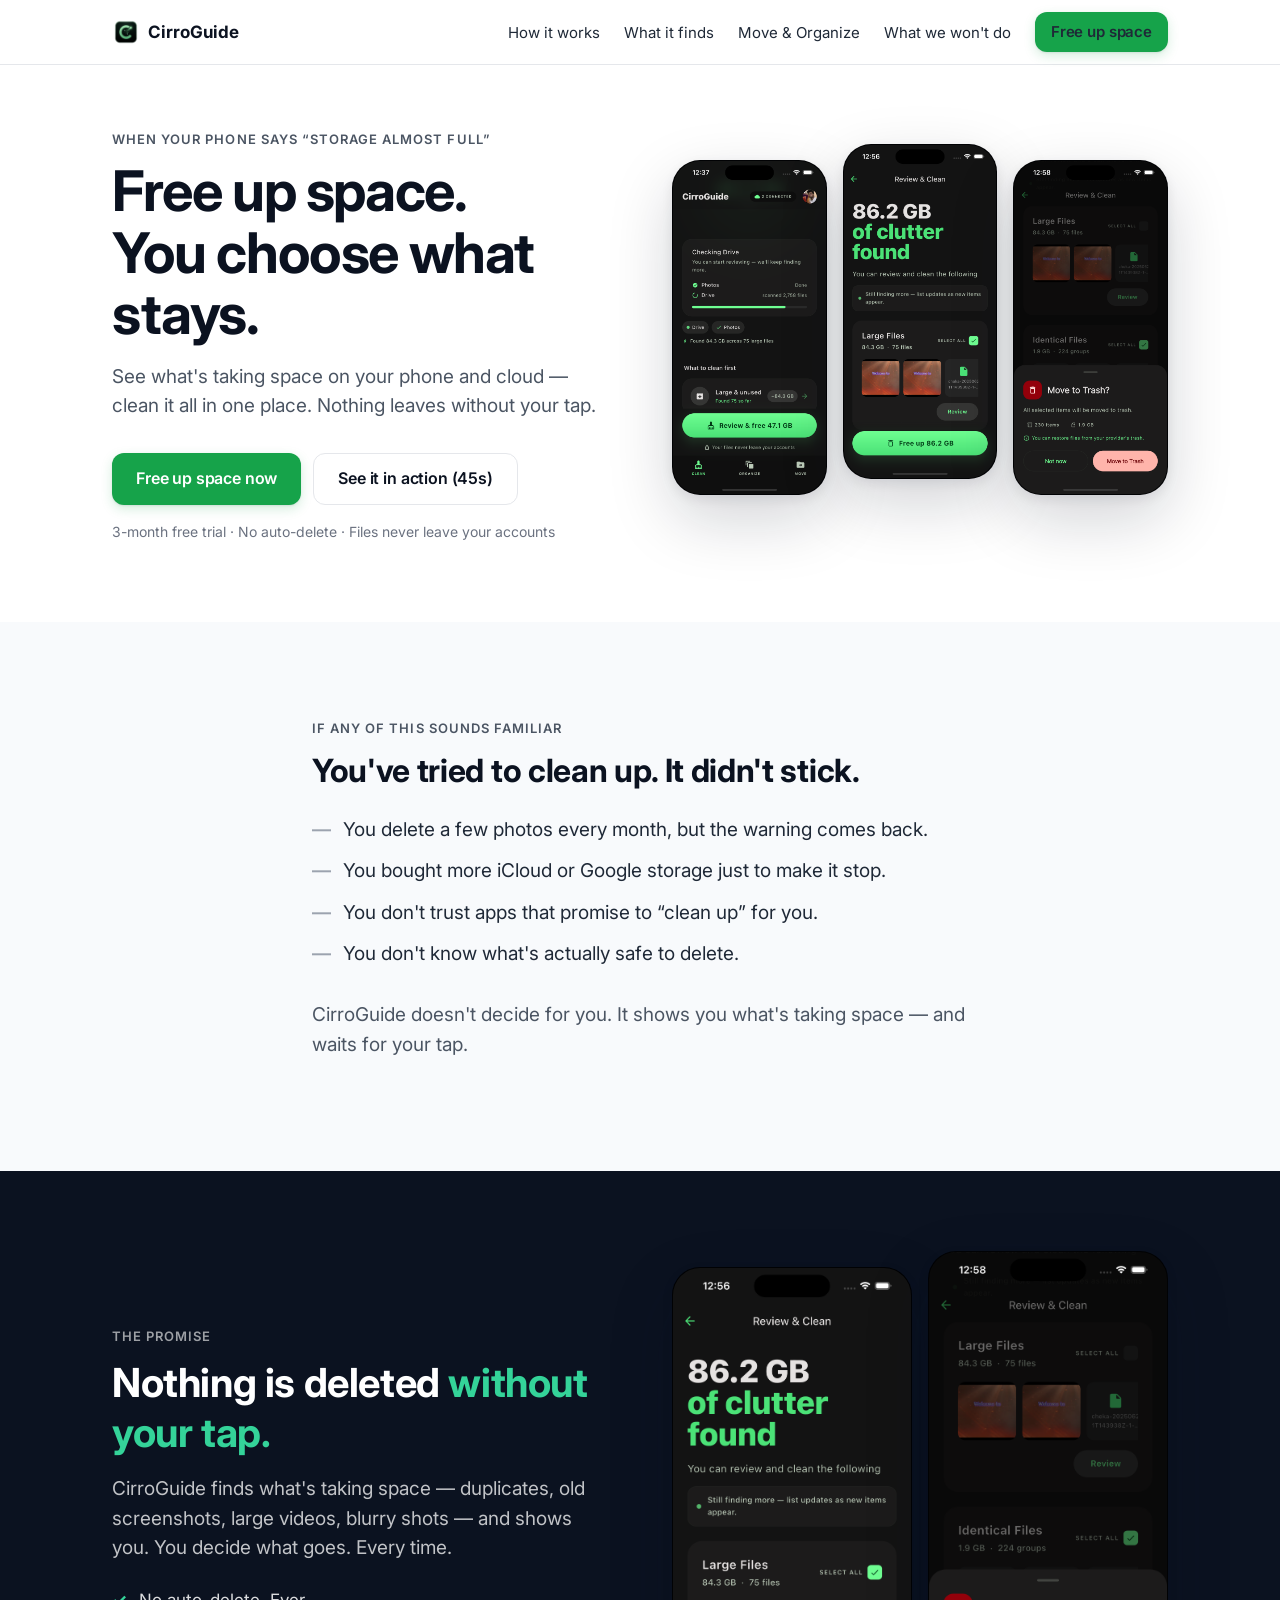
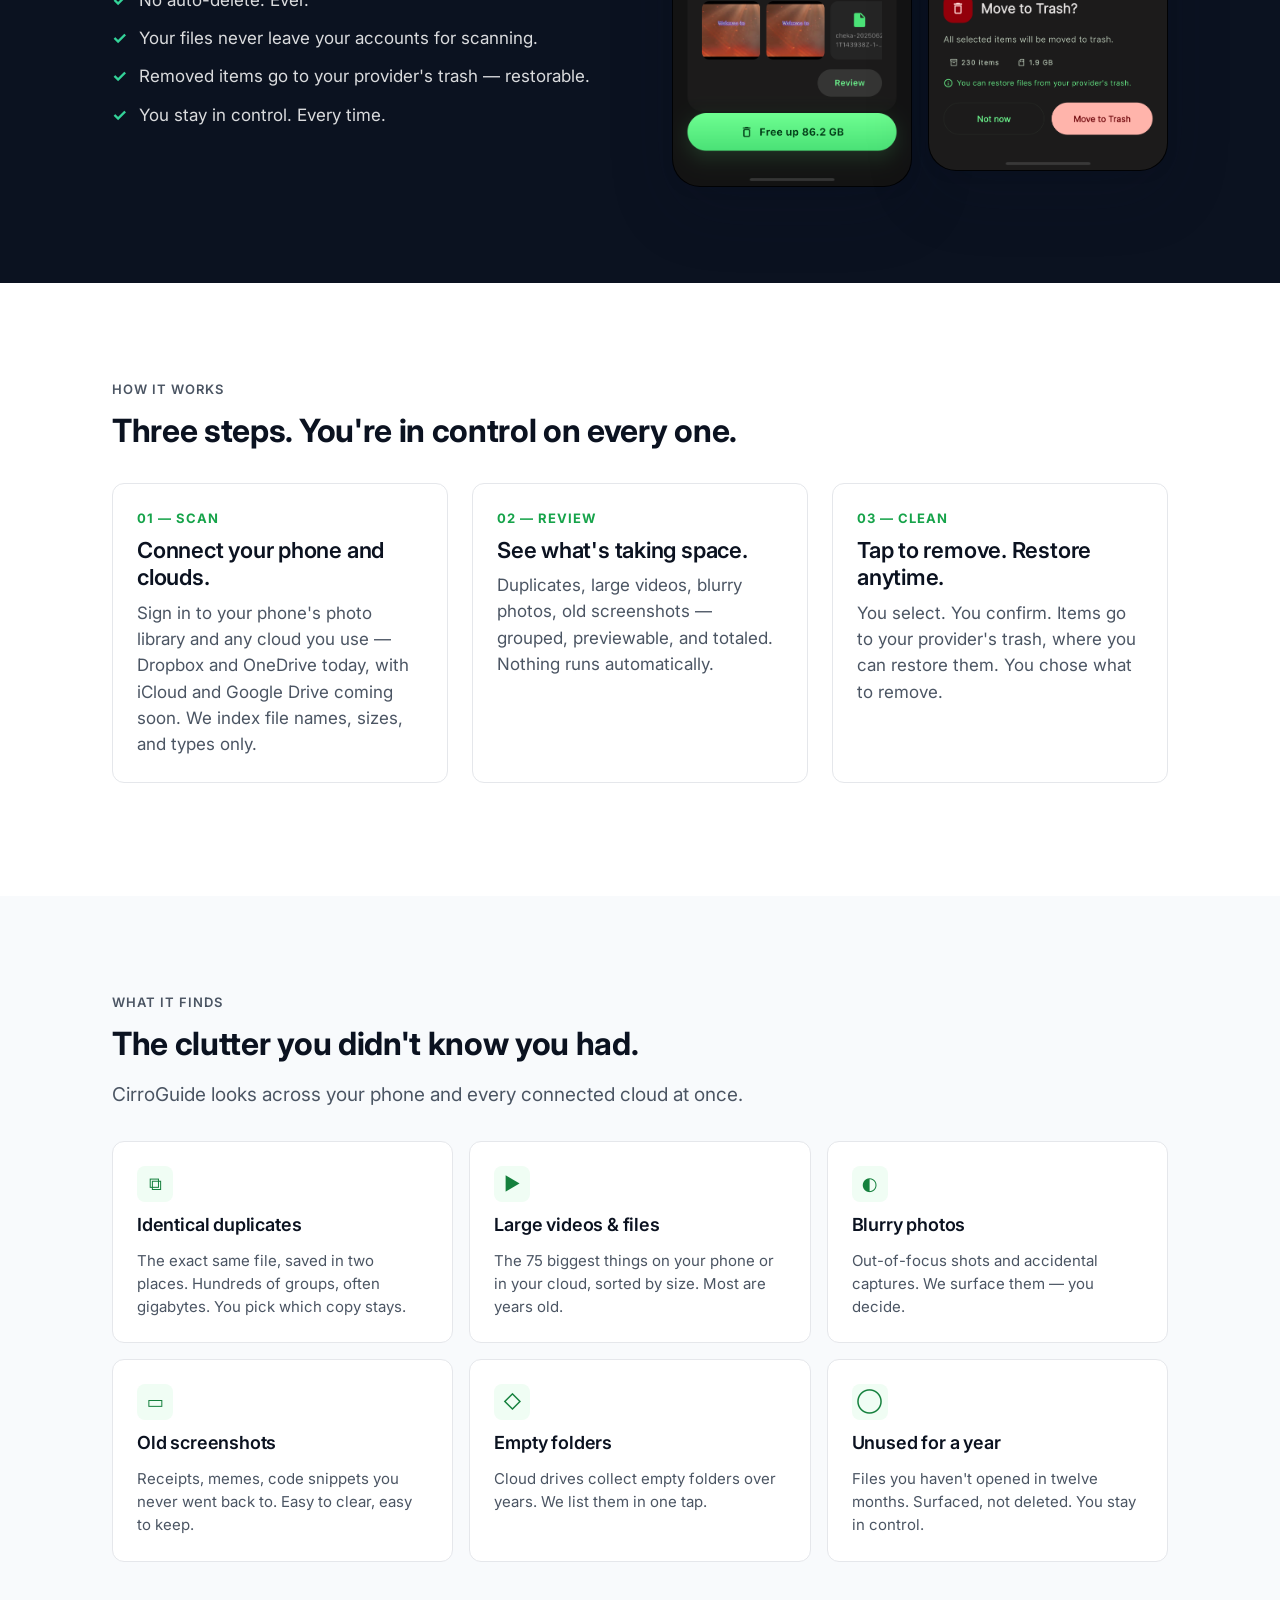
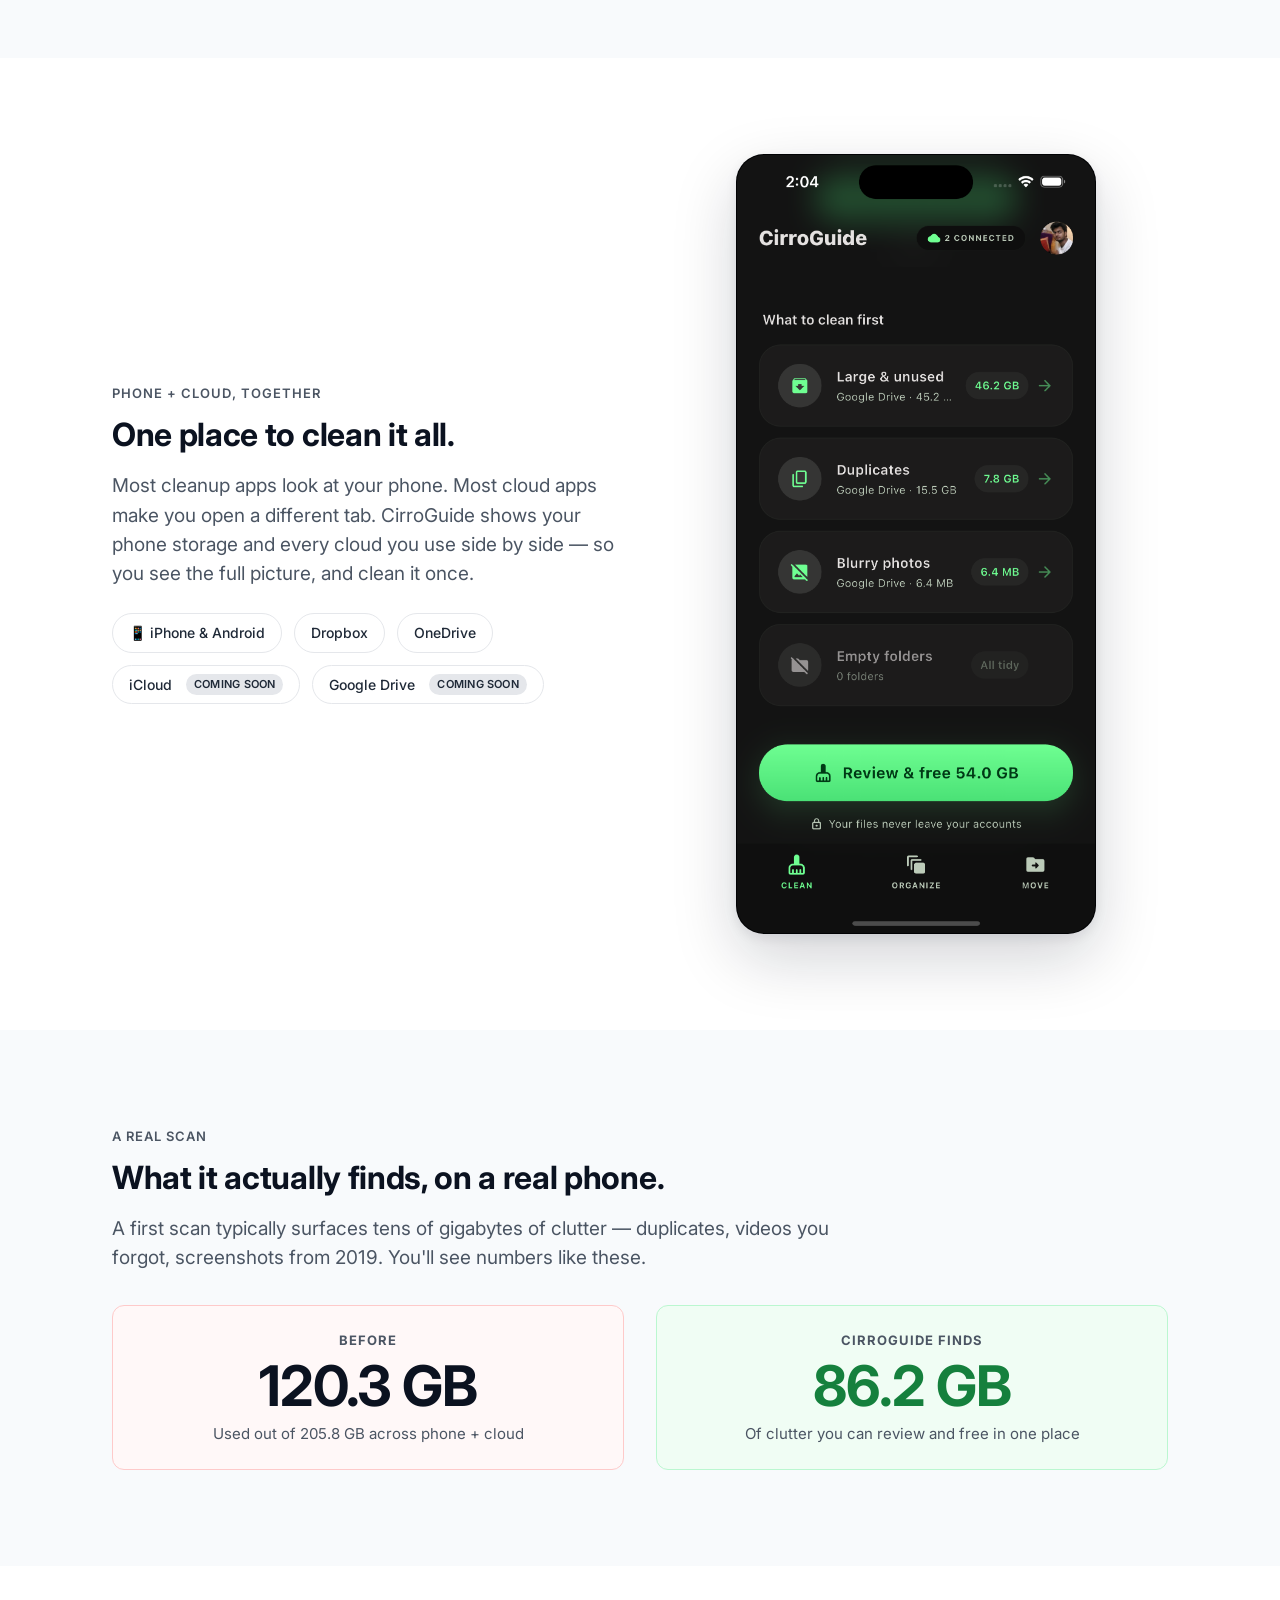
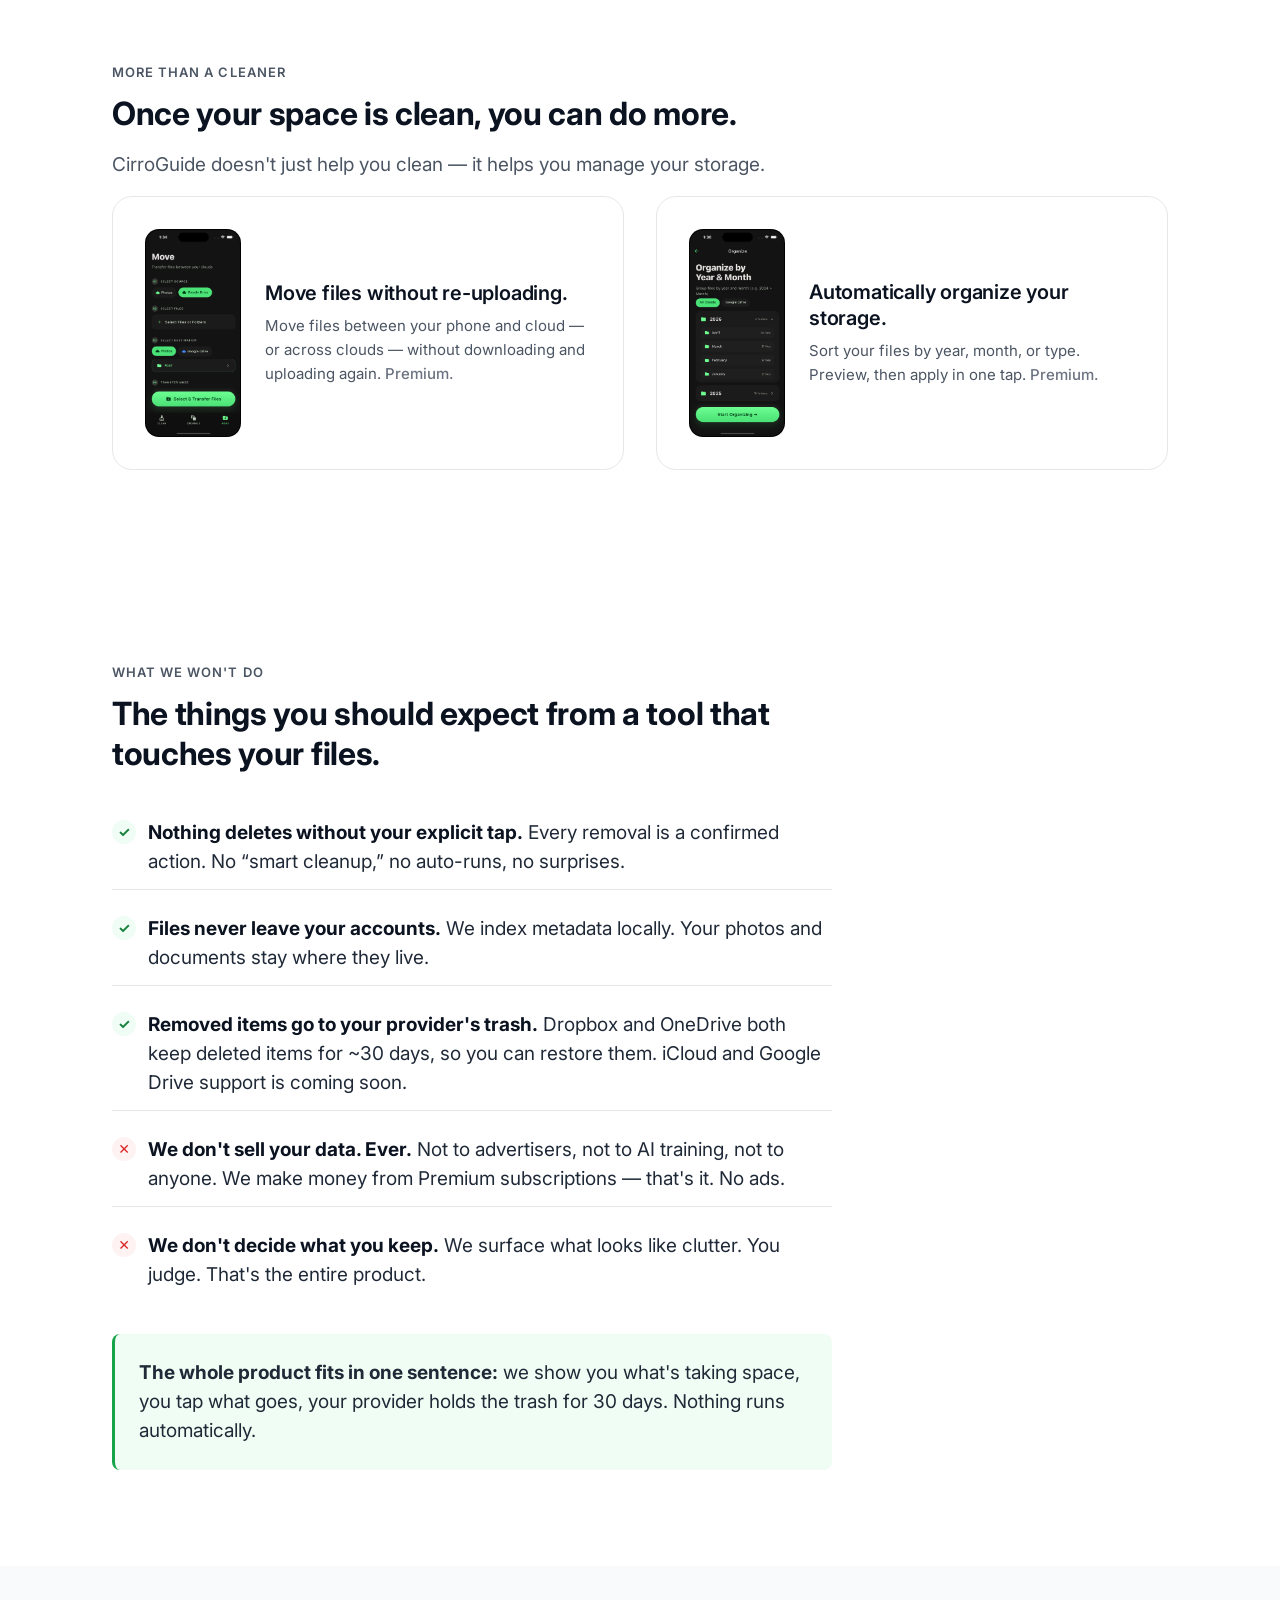
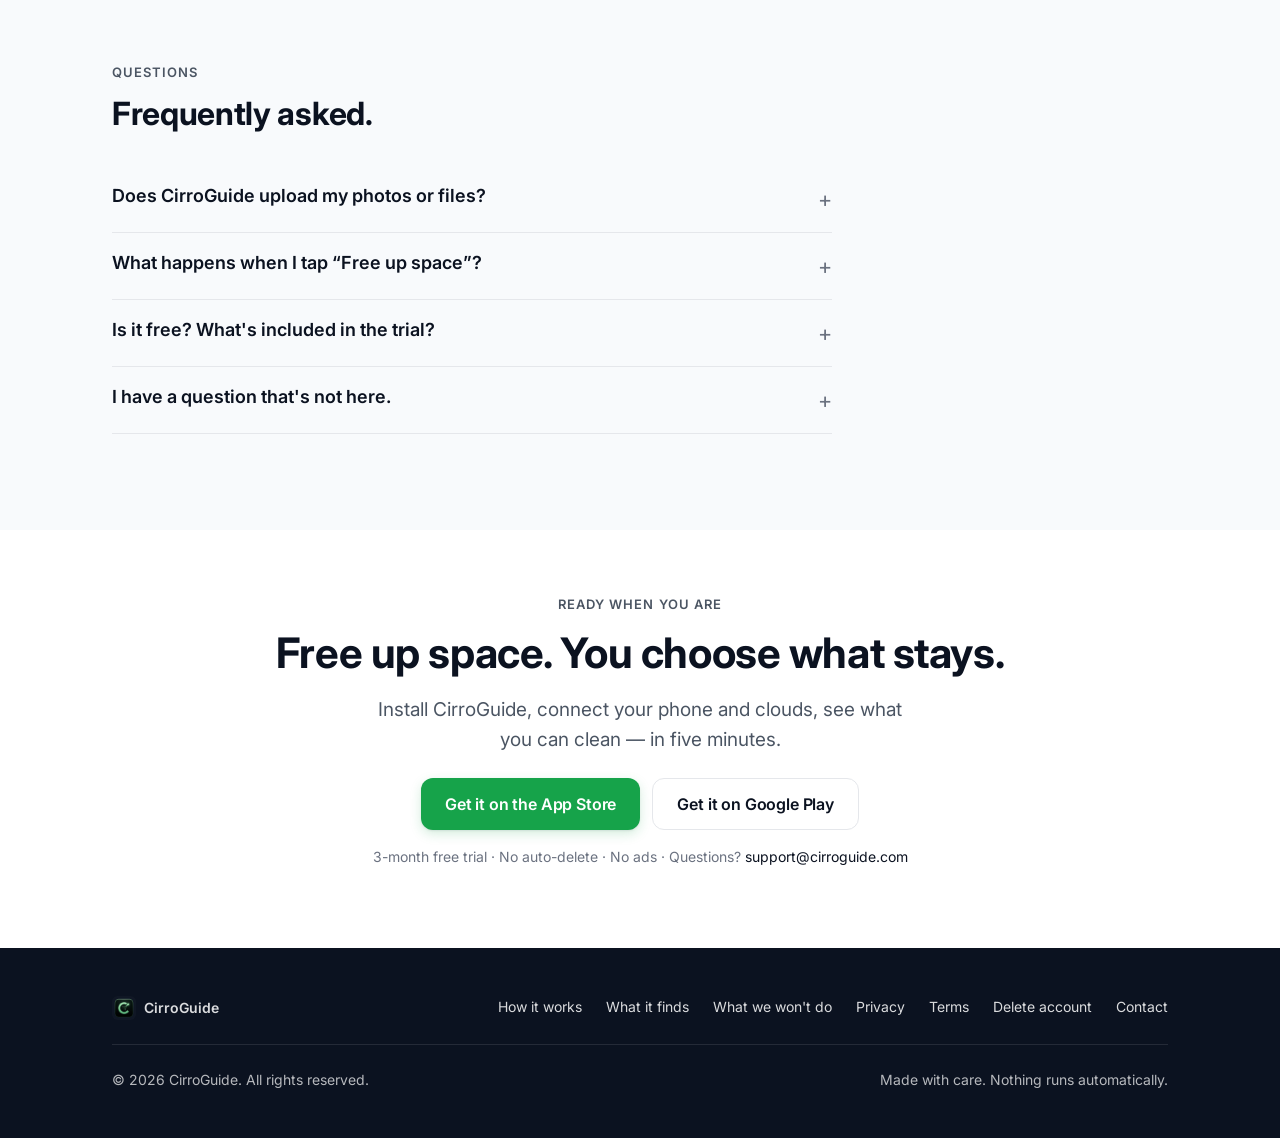
<file: index.html>
<!DOCTYPE html>
<html lang="en">
<head>
  <meta charset="UTF-8" />
  <meta name="viewport" content="width=device-width, initial-scale=1.0" />
  <title>CirroGuide — Free up space. You choose what stays.</title>
  <meta name="description" content="See what's taking space on your phone and cloud — clean it all in one place. Nothing leaves without your tap." />
  <meta name="theme-color" content="#0B1220" />

  <!-- Open Graph -->
  <meta property="og:title" content="CirroGuide — Free up space. You choose what stays." />
  <meta property="og:description" content="See what's taking space on your phone and cloud — clean it all in one place. Nothing leaves without your tap." />
  <meta property="og:image" content="https://www.cirroguide.com/icon-512.png?v=2" />
  <meta property="og:url" content="https://www.cirroguide.com/" />
  <meta property="og:type" content="website" />
  <meta name="twitter:card" content="summary_large_image" />

  <link rel="icon" type="image/png" href="./icon-512.png?v=2" />
  <link rel="apple-touch-icon" href="./apple-touch-icon.png?v=2" />

  <!-- Fonts: Inter only, with system fallback -->
  <link rel="preconnect" href="https://fonts.googleapis.com" />
  <link rel="preconnect" href="https://fonts.gstatic.com" crossorigin />
  <link rel="stylesheet" href="https://fonts.googleapis.com/css2?family=Inter:wght@400;500;600;700&display=swap" />

  <link rel="stylesheet" href="./styles.css" />
  <link rel="preload" as="image" href="./assets/screens/03_ios_review_clean.png" />
</head>
<body>

  <!-- ============== NAV ============== -->
  <header class="nav">
    <div class="container nav__inner">
      <a href="./" class="nav__brand" aria-label="CirroGuide home">
        <img src="./icon-512.png?v=2" alt="" />
        CirroGuide
      </a>
      <nav aria-label="Primary">
        <ul class="nav__links">
          <li><a href="#how" class="hide-mobile">How it works</a></li>
          <li><a href="#features" class="hide-mobile">What it finds</a></li>            <li><a href="#more" class="hide-mobile">Move &amp; Organize</a></li>          <li><a href="#wontdo" class="hide-mobile">What we won't do</a></li>
          <li><a href="#download" class="btn btn--primary nav__cta">Free up space</a></li>
        </ul>
      </nav>
    </div>
  </header>

  <main>

    <!-- ============== §1 HERO ============== -->
    <section class="section hero">
      <div class="container hero__grid">
        <div class="hero__copy">
          <div class="eyebrow">When your phone says “Storage Almost Full”</div>
          <h1>Free up space.<br />You choose what stays.</h1>
          <p class="hero__sub">See what's taking space on your phone and cloud — clean it all in one place. Nothing leaves without your tap.</p>
          <div class="hero__cta">
            <a href="#download" class="btn btn--primary">Free up space now</a>
            <a href="#how" class="btn btn--ghost">See it in action (45s)</a>
          </div>
          <p class="hero__micro">3-month free trial · No auto-delete · Files never leave your accounts</p>
        </div>

        <div class="phones" aria-hidden="true">
          <div class="phone phone--lift phone--primary">
            <img src="./assets/screens/01_home_scanning.png" alt="" loading="eager" decoding="async" />
          </div>
          <div class="phone phone--lift2">
            <img src="./assets/screens/03_ios_review_clean.png" alt="" loading="eager" decoding="async" />
          </div>
          <div class="phone phone--lift phone--mobile-hide">
            <img src="./assets/screens/04_ios_confirm_trash.png" alt="" loading="lazy" decoding="async" />
          </div>
        </div>
      </div>
    </section>

    <!-- ============== §2 PROBLEM MIRROR ============== -->
    <section class="section section--tint problem">
      <div class="container read">
        <div class="eyebrow">If any of this sounds familiar</div>
        <h2>You've tried to clean up. It didn't stick.</h2>
        <ul>
          <li>You delete a few photos every month, but the warning comes back.</li>
          <li>You bought more iCloud or Google storage just to make it stop.</li>
          <li>You don't trust apps that promise to “clean up” for you.</li>
          <li>You don't know what's actually safe to delete.</li>
        </ul>
        <p class="lede" style="margin-top: var(--s-8);">CirroGuide doesn't decide for you. It shows you what's taking space — and waits for your tap.</p>
      </div>
    </section>

    <!-- ============== §3 PROMISE (DARK) ============== -->
    <section class="section section--dark promise">
      <div class="container promise__grid">
        <div>
          <div class="eyebrow" style="color: rgba(255,255,255,.6);">The promise</div>
          <h2>Nothing is deleted <span class="accent">without your tap.</span></h2>
          <p class="lede" style="color: rgba(255,255,255,.75);">CirroGuide finds what's taking space — duplicates, old screenshots, large videos, blurry shots — and shows you. You decide what goes. Every time.</p>
          <ul class="promise__list">
            <li>No auto-delete. Ever.</li>
            <li>Your files never leave your accounts for scanning.</li>
            <li>Removed items go to your provider's trash — restorable.</li>
            <li>You stay in control. Every time.</li>
          </ul>
        </div>
        <div class="phones" aria-hidden="true" style="grid-template-columns: 1fr 1fr;">
          <div class="phone">
            <img src="./assets/screens/03_ios_review_clean.png" alt="" loading="lazy" decoding="async" />
          </div>
          <div class="phone phone--lift">
            <img src="./assets/screens/04_ios_confirm_trash.png" alt="" loading="lazy" decoding="async" />
          </div>
        </div>
      </div>
    </section>

    <!-- ============== §4 HOW IT WORKS ============== -->
    <section class="section" id="how">
      <div class="container">
        <div class="read">
          <div class="eyebrow">How it works</div>
          <h2>Three steps. You're in control on every one.</h2>
        </div>
        <ol class="steps" style="list-style: none; padding: 0;">
          <li class="step">
            <div class="step__num">01 — SCAN</div>
            <h3>Connect your phone and clouds.</h3>
            <p>Sign in to your phone's photo library and any cloud you use — Dropbox and OneDrive today, with iCloud and Google Drive coming soon. We index file names, sizes, and types only.</p>
          </li>
          <li class="step">
            <div class="step__num">02 — REVIEW</div>
            <h3>See what's taking space.</h3>
            <p>Duplicates, large videos, blurry photos, old screenshots — grouped, previewable, and totaled. Nothing runs automatically.</p>
          </li>
          <li class="step">
            <div class="step__num">03 — CLEAN</div>
            <h3>Tap to remove. Restore anytime.</h3>
            <p>You select. You confirm. Items go to your provider's trash, where you can restore them. You chose what to remove.</p>
          </li>
        </ol>
      </div>
    </section>

    <!-- ============== §5 WHAT IT FINDS ============== -->
    <section class="section section--tint" id="features">
      <div class="container">
        <div class="read">
          <div class="eyebrow">What it finds</div>
          <h2>The clutter you didn't know you had.</h2>
          <p class="lede">CirroGuide looks across your phone and every connected cloud at once.</p>
        </div>
        <div class="features">
          <div class="feature">
            <div class="feature__icon" aria-hidden="true">⧉</div>
            <h3>Identical duplicates</h3>
            <p>The exact same file, saved in two places. Hundreds of groups, often gigabytes. You pick which copy stays.</p>
          </div>
          <div class="feature">
            <div class="feature__icon" aria-hidden="true">▶</div>
            <h3>Large videos &amp; files</h3>
            <p>The 75 biggest things on your phone or in your cloud, sorted by size. Most are years old.</p>
          </div>
          <div class="feature">
            <div class="feature__icon" aria-hidden="true">◐</div>
            <h3>Blurry photos</h3>
            <p>Out-of-focus shots and accidental captures. We surface them — you decide.</p>
          </div>
          <div class="feature">
            <div class="feature__icon" aria-hidden="true">▭</div>
            <h3>Old screenshots</h3>
            <p>Receipts, memes, code snippets you never went back to. Easy to clear, easy to keep.</p>
          </div>
          <div class="feature">
            <div class="feature__icon" aria-hidden="true">◇</div>
            <h3>Empty folders</h3>
            <p>Cloud drives collect empty folders over years. We list them in one tap.</p>
          </div>
          <div class="feature">
            <div class="feature__icon" aria-hidden="true">◯</div>
            <h3>Unused for a year</h3>
            <p>Files you haven't opened in twelve months. Surfaced, not deleted. You stay in control.</p>
          </div>
        </div>
      </div>
    </section>

    <!-- ============== §6 ONE PLACE ============== -->
    <section class="section" id="oneplace">
      <div class="container oneplace__grid">
        <div>
          <div class="eyebrow">Phone + cloud, together</div>
          <h2>One place to clean it all.</h2>
          <p class="lede">Most cleanup apps look at your phone. Most cloud apps make you open a different tab. CirroGuide shows your phone storage and every cloud you use side by side — so you see the full picture, and clean it once.</p>
          <ul class="providers" aria-label="Supported providers">
            <li>📱 iPhone &amp; Android</li>
            <li>Dropbox</li>
            <li>OneDrive</li>
            <li>iCloud <span class="soon">coming soon</span></li>
            <li>Google Drive <span class="soon">coming soon</span></li>
          </ul>
        </div>
        <div class="phone oneplace__phone">
          <img src="./assets/screens/10_ios_what_to_clean_first.png" alt="CirroGuide showing what to clean first across phone and cloud — Large & unused, Duplicates, Blurry photos, Empty folders" loading="lazy" decoding="async" />
        </div>
      </div>
    </section>

    <!-- ============== §6.5 BEFORE / AFTER (Clean proof) ============== -->
    <section class="section section--tint">
      <div class="container">
        <div class="read">
          <div class="eyebrow">A real scan</div>
          <h2>What it actually finds, on a real phone.</h2>
          <p class="lede">A first scan typically surfaces tens of gigabytes of clutter — duplicates, videos you forgot, screenshots from 2019. You'll see numbers like these.</p>
        </div>
        <div class="compare">
          <div class="compare__card compare__card--before">
            <div class="compare__label">Before</div>
            <div class="compare__big">120.3 GB</div>
            <p>Used out of 205.8 GB across phone + cloud</p>
          </div>
          <div class="compare__card compare__card--after">
            <div class="compare__label">CirroGuide finds</div>
            <div class="compare__big">86.2 GB</div>
            <p>Of clutter you can review and free in one place</p>
          </div>
        </div>
      </div>
    </section>

    <!-- ============== §6.6 MORE THAN A CLEANER ============== -->
    <section class="section morethan" id="more">
      <div class="container">
        <div class="read">
          <div class="eyebrow">More than a cleaner</div>
          <h2>Once your space is clean, you can do more.</h2>
          <p class="lede">CirroGuide doesn't just help you clean — it helps you manage your storage.</p>
        </div>
        <div class="morethan__grid">

          <article class="morethan__card">
            <div class="morethan__phone" aria-hidden="true">
              <img src="./assets/screens/07_ios_move_wizard.png" alt="" loading="lazy" decoding="async" />
            </div>
            <div class="morethan__body">
              <h3>Move files without re-uploading.</h3>
              <p>Move files between your phone and cloud — or across clouds — without downloading and uploading again. <em class="muted">Premium.</em></p>
            </div>
          </article>

          <article class="morethan__card">
            <div class="morethan__phone" aria-hidden="true">
              <img src="./assets/screens/09_ios_organize_detail.png" alt="" loading="lazy" decoding="async" />
            </div>
            <div class="morethan__body">
              <h3>Automatically organize your storage.</h3>
              <p>Sort your files by year, month, or type. Preview, then apply in one tap. <em class="muted">Premium.</em></p>
            </div>
          </article>

        </div>
      </div>
    </section>

    <!-- ============== §7 WHAT WE WON'T DO ============== -->
    <section class="section" id="wontdo">
      <div class="container">
        <div class="read">
          <div class="eyebrow">What we won't do</div>
          <h2>The things you should expect from a tool that touches your files.</h2>
        </div>
        <div class="wontdo">
          <div class="wontdo__row">
            <span class="wontdo__mark wontdo__mark--check" aria-hidden="true">✓</span>
            <div><strong>Nothing deletes without your explicit tap.</strong> Every removal is a confirmed action. No “smart cleanup,” no auto-runs, no surprises.</div>
          </div>
          <div class="wontdo__row">
            <span class="wontdo__mark wontdo__mark--check" aria-hidden="true">✓</span>
            <div><strong>Files never leave your accounts.</strong> We index metadata locally. Your photos and documents stay where they live.</div>
          </div>
          <div class="wontdo__row">
            <span class="wontdo__mark wontdo__mark--check" aria-hidden="true">✓</span>
            <div><strong>Removed items go to your provider's trash.</strong> Dropbox and OneDrive both keep deleted items for ~30 days, so you can restore them. iCloud and Google Drive support is coming soon.</div>
          </div>
          <div class="wontdo__row">
            <span class="wontdo__mark wontdo__mark--cross" aria-hidden="true">✕</span>
            <div><strong>We don't sell your data. Ever.</strong> Not to advertisers, not to AI training, not to anyone. We make money from Premium subscriptions — that's it. No ads.</div>
          </div>
          <div class="wontdo__row">
            <span class="wontdo__mark wontdo__mark--cross" aria-hidden="true">✕</span>
            <div><strong>We don't decide what you keep.</strong> We surface what looks like clutter. You judge. That's the entire product.</div>
          </div>
        </div>

        <div class="reinforce">
          <strong>The whole product fits in one sentence:</strong>
          we show you what's taking space, you tap what goes, your provider holds the trash for 30 days. Nothing runs automatically.
        </div>
      </div>
    </section>

    <!-- ============== §8 FAQ ============== -->
    <section class="section section--tint">
      <div class="container">
        <div class="read">
          <div class="eyebrow">Questions</div>
          <h2>Frequently asked.</h2>
        </div>
        <div class="faq">
          <details>
            <summary>Does CirroGuide upload my photos or files?</summary>
            <div class="faq__answer">
              <p>No. We read file names, sizes, dates, and content hashes only — locally on your device. Your photos and documents never leave your phone or your cloud accounts for our servers.</p>
            </div>
          </details>
          <details>
            <summary>What happens when I tap “Free up space”?</summary>
            <div class="faq__answer">
              <p>We move the items you selected to your provider's trash — Dropbox deleted files or OneDrive Recycle bin. You confirm before anything moves. You can restore items from your provider's trash for about 30 days.</p>
              <p>iCloud and Google Drive support is coming soon. When Google Drive is enabled, deletions will require a second confirmation in Google's own Drive Picker — you'll pick the files yourself before anything moves.</p>
            </div>
          </details>
          <details>
            <summary>Is it free? What's included in the trial?</summary>
            <div class="faq__answer">
              <p>CirroGuide is free to install and includes a <strong>3-month trial with full access to everything</strong> — Clean, Organize, and Move. After the trial, cleanup, organize, and move features require a Premium plan. No ads — ever.</p>
            </div>
          </details>
          <details>
            <summary>I have a question that's not here.</summary>
            <div class="faq__answer">
              <p>Email us at <a href="mailto:support@cirroguide.com">support@cirroguide.com</a>. A real person reads every message — usually replies within a day.</p>
            </div>
          </details>
        </div>
      </div>
    </section>

    <!-- ============== FINAL CTA ============== -->
    <section class="finalcta" id="download">
      <div class="container">
        <div class="eyebrow">Ready when you are</div>
        <h2>Free up space. You choose what stays.</h2>
        <p class="lede" style="max-width: 560px; margin: 0 auto;">Install CirroGuide, connect your phone and clouds, see what you can clean — in five minutes.</p>
        <div class="finalcta__buttons">
          <a href="#" class="btn btn--primary" aria-label="Get it on the App Store">Get it on the App Store</a>
          <a href="#" class="btn btn--ghost" aria-label="Get it on Google Play">Get it on Google Play</a>
        </div>
        <p class="finalcta__micro">3-month free trial · No auto-delete · No ads · Questions? <a href="mailto:support@cirroguide.com">support@cirroguide.com</a></p>
      </div>
    </section>

  </main>

  <!-- ============== FOOTER ============== -->
  <footer class="footer">
    <div class="container">
      <div class="footer__top">
        <a href="./" class="footer__brand">
          <img src="./icon-512.png?v=2" alt="" />
          CirroGuide
        </a>
        <ul class="footer__links">
          <li><a href="#how">How it works</a></li>
          <li><a href="#features">What it finds</a></li>
          <li><a href="#wontdo">What we won't do</a></li>
          <li><a href="./privacy.html">Privacy</a></li>
          <li><a href="./terms.html">Terms</a></li>
          <li><a href="./delete-account.html">Delete account</a></li>
          <li><a href="mailto:support@cirroguide.com">Contact</a></li>
        </ul>
      </div>
      <div class="footer__bottom">
        <span>© <span id="year">2026</span> CirroGuide. All rights reserved.</span>
        <span>Made with care. Nothing runs automatically.</span>
      </div>
    </div>
  </footer>

  <!-- Sticky mobile CTA -->
  <a href="#download" class="sticky-cta">Free up space</a>

  <script>
    // Year
    document.getElementById('year').textContent = new Date().getFullYear();

    // Fade-in on scroll (respects prefers-reduced-motion via CSS)
    if (!window.matchMedia('(prefers-reduced-motion: reduce)').matches && 'IntersectionObserver' in window) {
      const io = new IntersectionObserver((entries) => {
        entries.forEach(e => {
          if (e.isIntersecting) {
            e.target.classList.add('in');
            io.unobserve(e.target);
          }
        });
      }, { threshold: 0.12 });
      document.querySelectorAll('.section, .step, .feature, .compare__card').forEach(el => {
        el.classList.add('fade-in');
        io.observe(el);
      });
    }

    // Hide sticky mobile CTA when the final CTA section or footer is visible
    (function () {
      var sticky = document.querySelector('.sticky-cta');
      var anchors = document.querySelectorAll('.finalcta, .footer');
      if (!sticky || !anchors.length || !('IntersectionObserver' in window)) return;
      var visible = 0;
      var obs = new IntersectionObserver(function (entries) {
        entries.forEach(function (e) { visible += e.isIntersecting ? 1 : -1; });
        sticky.style.opacity = visible > 0 ? '0' : '1';
        sticky.style.pointerEvents = visible > 0 ? 'none' : 'auto';
      }, { threshold: 0.05 });
      anchors.forEach(function (a) { obs.observe(a); });
      sticky.style.transition = 'opacity 200ms ease';
    })();

    // Subtle hero phone auto-scroll on mobile only.
    // - 4s interval, smooth scroll, loops back to start
    // - Pauses permanently on first user interaction
    // - Respects prefers-reduced-motion and skips if not on mobile
    (function () {
      var track = document.querySelector('.phones');
      if (!track) return;
      var isMobile = window.matchMedia('(max-width: 640px)').matches;
      var reduce = window.matchMedia('(prefers-reduced-motion: reduce)').matches;
      if (!isMobile || reduce) return;

      var phones = track.querySelectorAll('.phone');
      if (phones.length < 2) return;
      var i = 0, paused = false;

      function pause() { paused = true; }
      track.addEventListener('touchstart', pause, { passive: true, once: true });
      track.addEventListener('pointerdown', pause, { passive: true, once: true });
      track.addEventListener('wheel', pause, { passive: true, once: true });

      setInterval(function () {
        if (paused) return;
        i = (i + 1) % phones.length;
        phones[i].scrollIntoView({ behavior: 'smooth', inline: 'center', block: 'nearest' });
      }, 4000);
    })();
  </script>
</body>
</html>
</file>
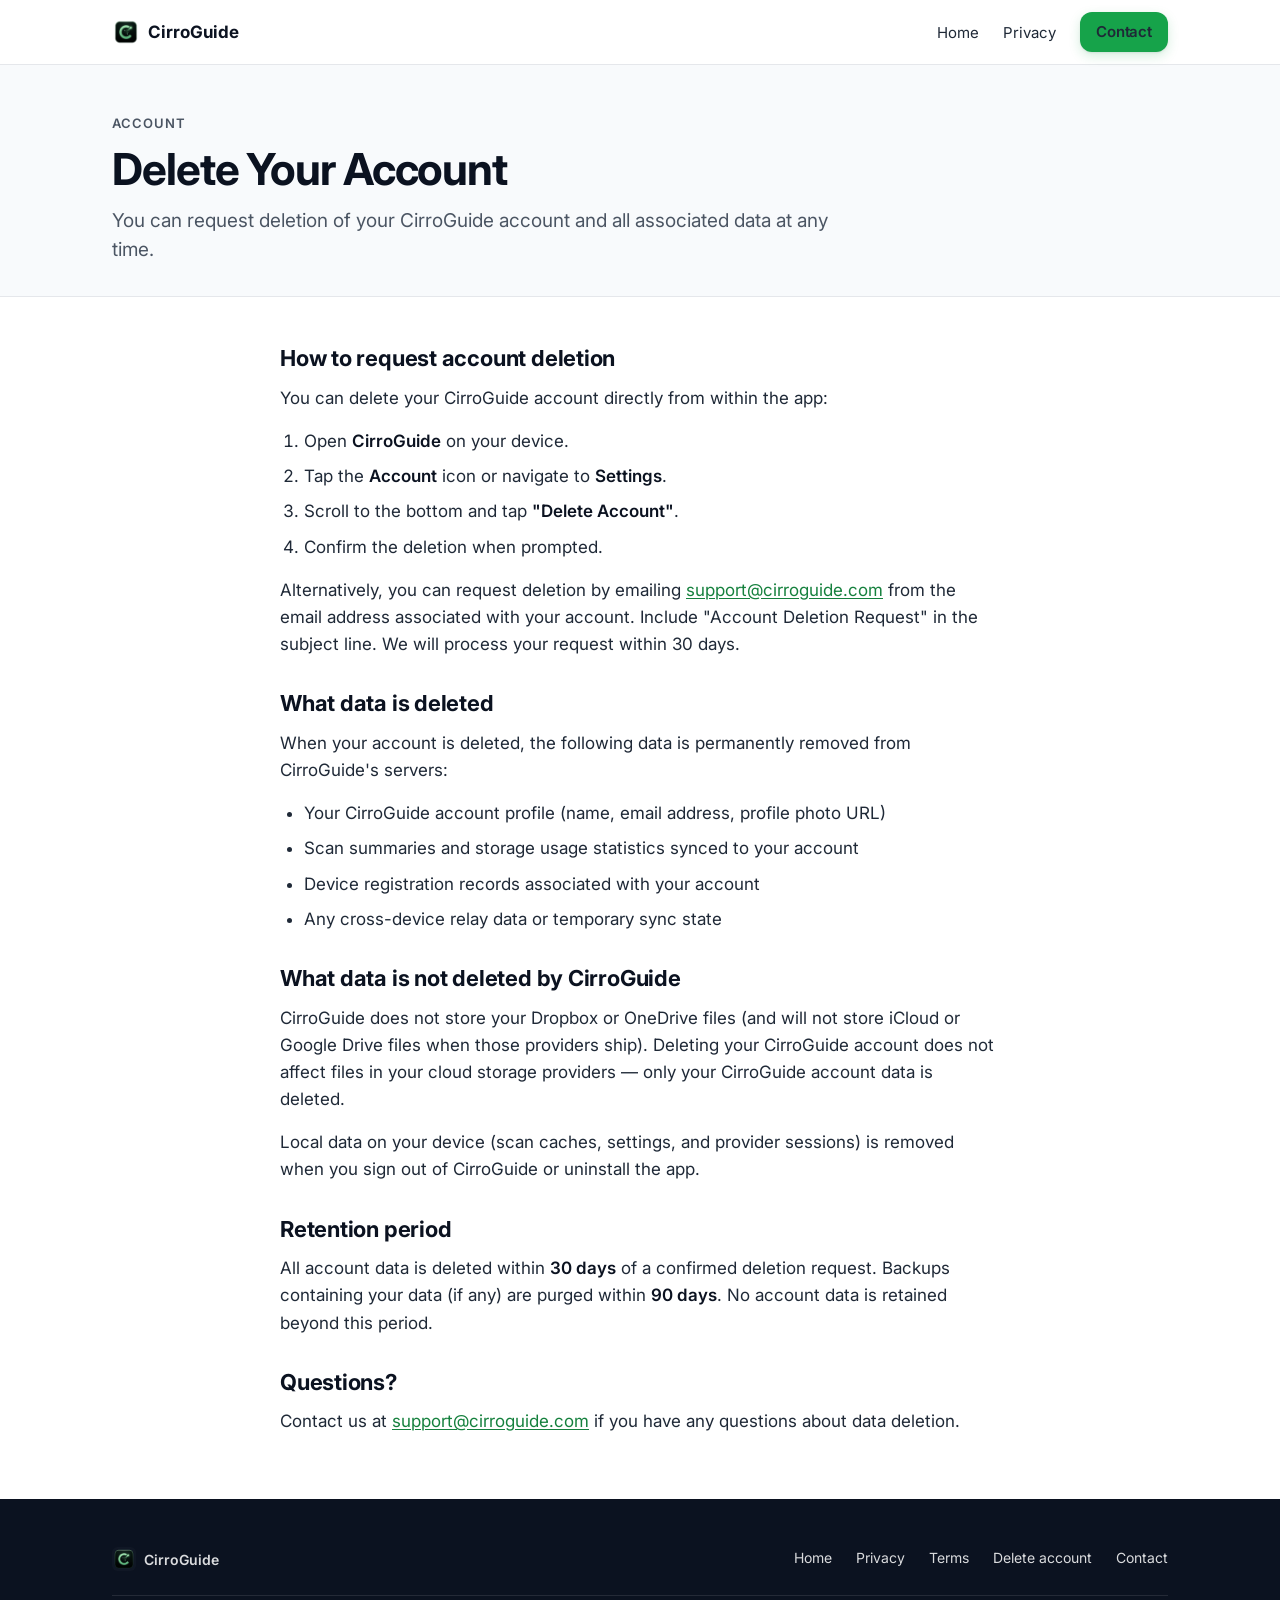
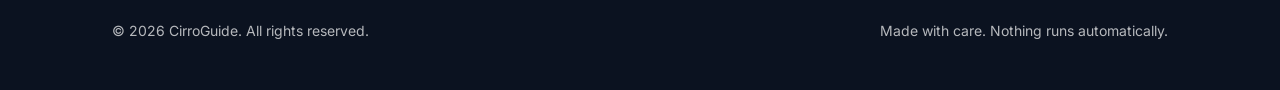
<file: delete-account.html>
<!DOCTYPE html>
<html lang="en">
  <head>
    <meta charset="UTF-8" />
    <meta name="viewport" content="width=device-width, initial-scale=1.0" />
    <title>Delete Account — CirroGuide</title>
    <meta
      name="description"
      content="Request deletion of your CirroGuide account and associated data."
    />
    <link rel="icon" type="image/png" href="./icon-512.png?v=2" />
    <link rel="apple-touch-icon" href="./apple-touch-icon.png?v=2" />
    <link rel="preconnect" href="https://fonts.googleapis.com" />
    <link rel="preconnect" href="https://fonts.gstatic.com" crossorigin />
    <link rel="stylesheet" href="https://fonts.googleapis.com/css2?family=Inter:wght@400;500;600;700&display=swap" />
    <link rel="stylesheet" href="./styles.css" />
  </head>
  <body>

    <header class="nav">
      <div class="container nav__inner">
        <a href="./" class="nav__brand" aria-label="CirroGuide home">
          <img src="./icon-512.png?v=2" alt="" />
          CirroGuide
        </a>
        <nav aria-label="Primary">
          <ul class="nav__links">
            <li><a href="./" class="hide-mobile">Home</a></li>
            <li><a href="./privacy.html" class="hide-mobile">Privacy</a></li>
            <li><a href="mailto:support@cirroguide.com" class="btn btn--primary nav__cta">Contact</a></li>
          </ul>
        </nav>
      </div>
    </header>

    <main>
      <section class="legal-hero">
        <div class="container">
          <div class="eyebrow">Account</div>
          <h1>Delete Your Account</h1>
          <p class="lede">
            You can request deletion of your CirroGuide account and all associated
            data at any time.
          </p>
        </div>
      </section>

      <section class="container"><div class="prose">
        <h2>How to request account deletion</h2>
        <p>You can delete your CirroGuide account directly from within the app:</p>
        <ol>
          <li>Open <strong>CirroGuide</strong> on your device.</li>
          <li>Tap the <strong>Account</strong> icon or navigate to <strong>Settings</strong>.</li>
          <li>Scroll to the bottom and tap <strong>"Delete Account"</strong>.</li>
          <li>Confirm the deletion when prompted.</li>
        </ol>
        <p>
          Alternatively, you can request deletion by emailing
          <a href="mailto:support@cirroguide.com">support@cirroguide.com</a>
          from the email address associated with your account. Include "Account Deletion Request"
          in the subject line. We will process your request within 30 days.
        </p>

        <h2>What data is deleted</h2>
        <p>When your account is deleted, the following data is permanently removed from CirroGuide's servers:</p>
        <ul>
          <li>Your CirroGuide account profile (name, email address, profile photo URL)</li>
          <li>Scan summaries and storage usage statistics synced to your account</li>
          <li>Device registration records associated with your account</li>
          <li>Any cross-device relay data or temporary sync state</li>
        </ul>

        <h2>What data is not deleted by CirroGuide</h2>
        <p>
          CirroGuide does not store your Dropbox or OneDrive files (and will not store iCloud or Google Drive files when those providers ship).
          Deleting your CirroGuide account does not affect files in your cloud storage providers —
          only your CirroGuide account data is deleted.
        </p>
        <p>
          Local data on your device (scan caches, settings, and provider sessions) is removed
          when you sign out of CirroGuide or uninstall the app.
        </p>

        <h2>Retention period</h2>
        <p>
          All account data is deleted within <strong>30 days</strong> of a confirmed deletion request.
          Backups containing your data (if any) are purged within <strong>90 days</strong>.
          No account data is retained beyond this period.
        </p>

        <h2>Questions?</h2>
        <p>
          Contact us at
          <a href="mailto:support@cirroguide.com">support@cirroguide.com</a>
          if you have any questions about data deletion.
        </p>
      </div></section>
    </main>

    <footer class="footer">
      <div class="container">
        <div class="footer__top">
          <a href="./" class="footer__brand">
            <img src="./icon-512.png?v=2" alt="" />
            CirroGuide
          </a>
          <ul class="footer__links">
            <li><a href="./">Home</a></li>
            <li><a href="./privacy.html">Privacy</a></li>
            <li><a href="./terms.html">Terms</a></li>
            <li><a href="./delete-account.html">Delete account</a></li>
            <li><a href="mailto:support@cirroguide.com">Contact</a></li>
          </ul>
        </div>
        <div class="footer__bottom">
          <span>&copy; 2026 CirroGuide. All rights reserved.</span>
          <span>Made with care. Nothing runs automatically.</span>
        </div>
      </div>
    </footer>

  </body>
</html>
</file>
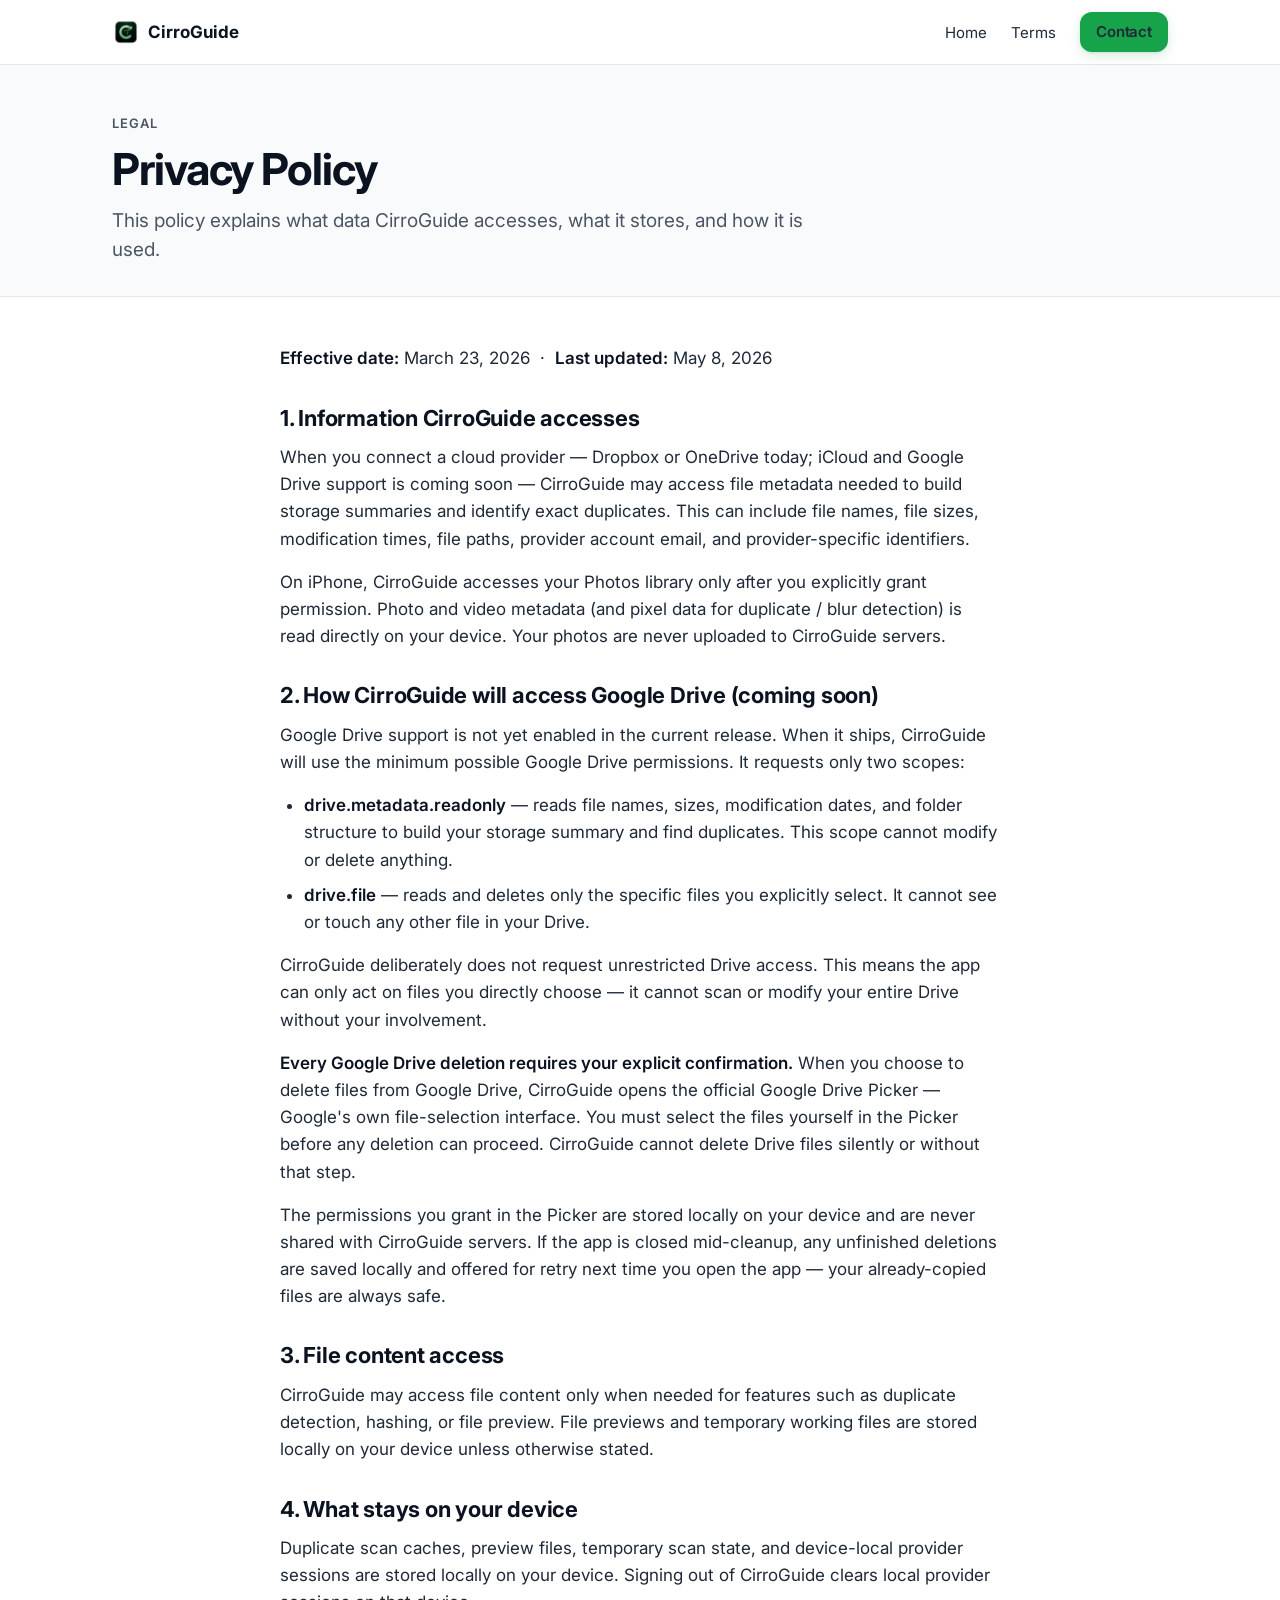
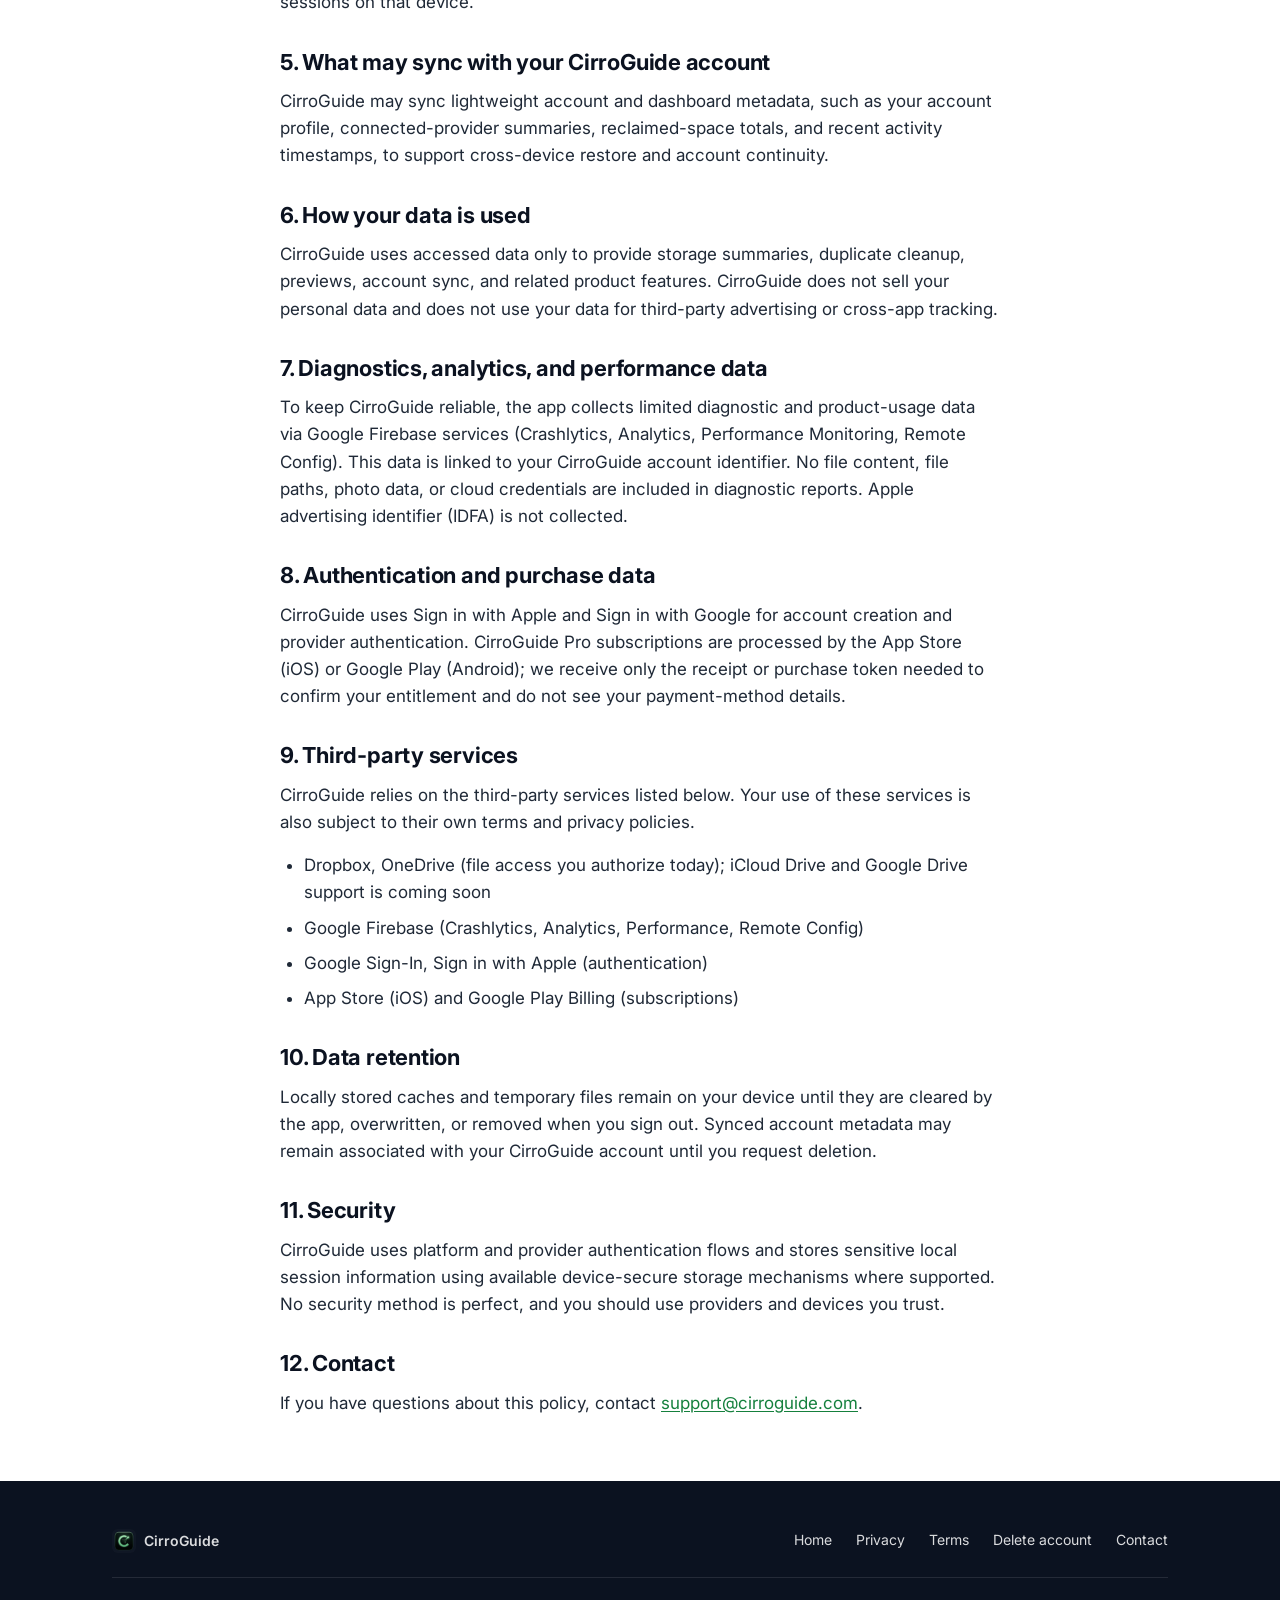
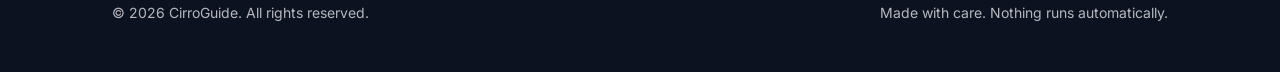
<file: privacy.html>
<!DOCTYPE html>
<html lang="en">
  <head>
    <meta charset="UTF-8" />
    <meta name="viewport" content="width=device-width, initial-scale=1.0" />
    <title>Privacy Policy — CirroGuide</title>
    <meta
      name="description"
      content="Privacy policy for CirroGuide — how your data is accessed, stored, and used."
    />
    <link rel="icon" type="image/png" href="./icon-512.png?v=2" />
    <link rel="apple-touch-icon" href="./apple-touch-icon.png?v=2" />
    <link rel="preconnect" href="https://fonts.googleapis.com" />
    <link rel="preconnect" href="https://fonts.gstatic.com" crossorigin />
    <link rel="stylesheet" href="https://fonts.googleapis.com/css2?family=Inter:wght@400;500;600;700&display=swap" />
    <link rel="stylesheet" href="./styles.css" />
  </head>
  <body>

    <header class="nav">
      <div class="container nav__inner">
        <a href="./" class="nav__brand" aria-label="CirroGuide home">
          <img src="./icon-512.png?v=2" alt="" />
          CirroGuide
        </a>
        <nav aria-label="Primary">
          <ul class="nav__links">
            <li><a href="./" class="hide-mobile">Home</a></li>
            <li><a href="./terms.html" class="hide-mobile">Terms</a></li>
            <li><a href="mailto:support@cirroguide.com" class="btn btn--primary nav__cta">Contact</a></li>
          </ul>
        </nav>
      </div>
    </header>

    <main>
      <section class="legal-hero">
        <div class="container">
          <div class="eyebrow">Legal</div>
          <h1>Privacy Policy</h1>
          <p class="lede">
            This policy explains what data CirroGuide accesses, what it stores,
            and how it is used.
          </p>
        </div>
      </section>

      <section class="container"><div class="prose">
        <p><strong>Effective date:</strong> March 23, 2026 &nbsp;·&nbsp; <strong>Last updated:</strong> May 8, 2026</p>

        <h2>1. Information CirroGuide accesses</h2>
        <p>
          When you connect a cloud provider — Dropbox or OneDrive today; iCloud and Google Drive support is coming soon — CirroGuide may access file metadata needed to build storage
          summaries and identify exact duplicates. This can include file names,
          file sizes, modification times, file paths, provider account email,
          and provider-specific identifiers.
        </p>
        <p>
          On iPhone, CirroGuide accesses your Photos library only after you
          explicitly grant permission. Photo and video metadata (and pixel data
          for duplicate / blur detection) is read directly on your device.
          Your photos are never uploaded to CirroGuide servers.
        </p>

        <h2>2. How CirroGuide will access Google Drive (coming soon)</h2>
        <p>
          Google Drive support is not yet enabled in the current release. When it ships, CirroGuide will use the minimum possible Google Drive permissions. It
          requests only two scopes:
        </p>
        <ul>
          <li><strong>drive.metadata.readonly</strong> — reads file names, sizes, modification dates, and folder structure to build your storage summary and find duplicates. This scope cannot modify or delete anything.</li>
          <li><strong>drive.file</strong> — reads and deletes only the specific files you explicitly select. It cannot see or touch any other file in your Drive.</li>
        </ul>
        <p>
          CirroGuide deliberately does not request unrestricted Drive access.
          This means the app can only act on files you directly choose — it
          cannot scan or modify your entire Drive without your involvement.
        </p>
        <p>
          <strong>Every Google Drive deletion requires your explicit
          confirmation.</strong> When you choose to delete files from Google
          Drive, CirroGuide opens the official Google Drive Picker — Google's
          own file-selection interface. You must select the files yourself in
          the Picker before any deletion can proceed. CirroGuide cannot delete
          Drive files silently or without that step.
        </p>
        <p>
          The permissions you grant in the Picker are stored locally on your
          device and are never shared with CirroGuide servers. If the app is
          closed mid-cleanup, any unfinished deletions are saved locally and
          offered for retry next time you open the app — your already-copied
          files are always safe.
        </p>

        <h2>3. File content access</h2>
        <p>
          CirroGuide may access file content only when needed for features such
          as duplicate detection, hashing, or file preview. File previews and
          temporary working files are stored locally on your device unless
          otherwise stated.
        </p>

        <h2>4. What stays on your device</h2>
        <p>
          Duplicate scan caches, preview files, temporary scan state, and
          device-local provider sessions are stored locally on your device.
          Signing out of CirroGuide clears local provider sessions on that
          device.
        </p>

        <h2>5. What may sync with your CirroGuide account</h2>
        <p>
          CirroGuide may sync lightweight account and dashboard metadata, such
          as your account profile, connected-provider summaries, reclaimed-space
          totals, and recent activity timestamps, to support cross-device
          restore and account continuity.
        </p>

        <h2>6. How your data is used</h2>
        <p>
          CirroGuide uses accessed data only to provide storage summaries,
          duplicate cleanup, previews, account sync, and related product
          features. CirroGuide does not sell your personal data and does not
          use your data for third-party advertising or cross-app tracking.
        </p>

        <h2>7. Diagnostics, analytics, and performance data</h2>
        <p>
          To keep CirroGuide reliable, the app collects limited diagnostic and
          product-usage data via Google Firebase services (Crashlytics,
          Analytics, Performance Monitoring, Remote Config). This data is linked
          to your CirroGuide account identifier. No file content, file paths,
          photo data, or cloud credentials are included in diagnostic reports.
          Apple advertising identifier (IDFA) is not collected.
        </p>

        <h2>8. Authentication and purchase data</h2>
        <p>
          CirroGuide uses Sign in with Apple and Sign in with Google for
          account creation and provider authentication. CirroGuide Pro
          subscriptions are processed by the App Store (iOS) or Google Play
          (Android); we receive only the receipt or purchase token needed to
          confirm your entitlement and do not see your payment-method details.
        </p>

        <h2>9. Third-party services</h2>
        <p>
          CirroGuide relies on the third-party services listed below. Your use
          of these services is also subject to their own terms and privacy
          policies.
        </p>
        <ul>
          <li>Dropbox, OneDrive (file access you authorize today); iCloud Drive and Google Drive support is coming soon</li>
          <li>Google Firebase (Crashlytics, Analytics, Performance, Remote Config)</li>
          <li>Google Sign-In, Sign in with Apple (authentication)</li>
          <li>App Store (iOS) and Google Play Billing (subscriptions)</li>
        </ul>

        <h2>10. Data retention</h2>
        <p>
          Locally stored caches and temporary files remain on your device until
          they are cleared by the app, overwritten, or removed when you sign
          out. Synced account metadata may remain associated with your
          CirroGuide account until you request deletion.
        </p>

        <h2>11. Security</h2>
        <p>
          CirroGuide uses platform and provider authentication flows and stores
          sensitive local session information using available device-secure
          storage mechanisms where supported. No security method is perfect, and
          you should use providers and devices you trust.
        </p>

        <h2>12. Contact</h2>
        <p>
          If you have questions about this policy, contact
          <a href="mailto:support@cirroguide.com">support@cirroguide.com</a>.
        </p>
      </div></section>
    </main>

    <footer class="footer">
      <div class="container">
        <div class="footer__top">
          <a href="./" class="footer__brand">
            <img src="./icon-512.png?v=2" alt="" />
            CirroGuide
          </a>
          <ul class="footer__links">
            <li><a href="./">Home</a></li>
            <li><a href="./privacy.html">Privacy</a></li>
            <li><a href="./terms.html">Terms</a></li>
            <li><a href="./delete-account.html">Delete account</a></li>
            <li><a href="mailto:support@cirroguide.com">Contact</a></li>
          </ul>
        </div>
        <div class="footer__bottom">
          <span>&copy; 2026 CirroGuide. All rights reserved.</span>
          <span>Made with care. Nothing runs automatically.</span>
        </div>
      </div>
    </footer>

  </body>
</html>
</file>
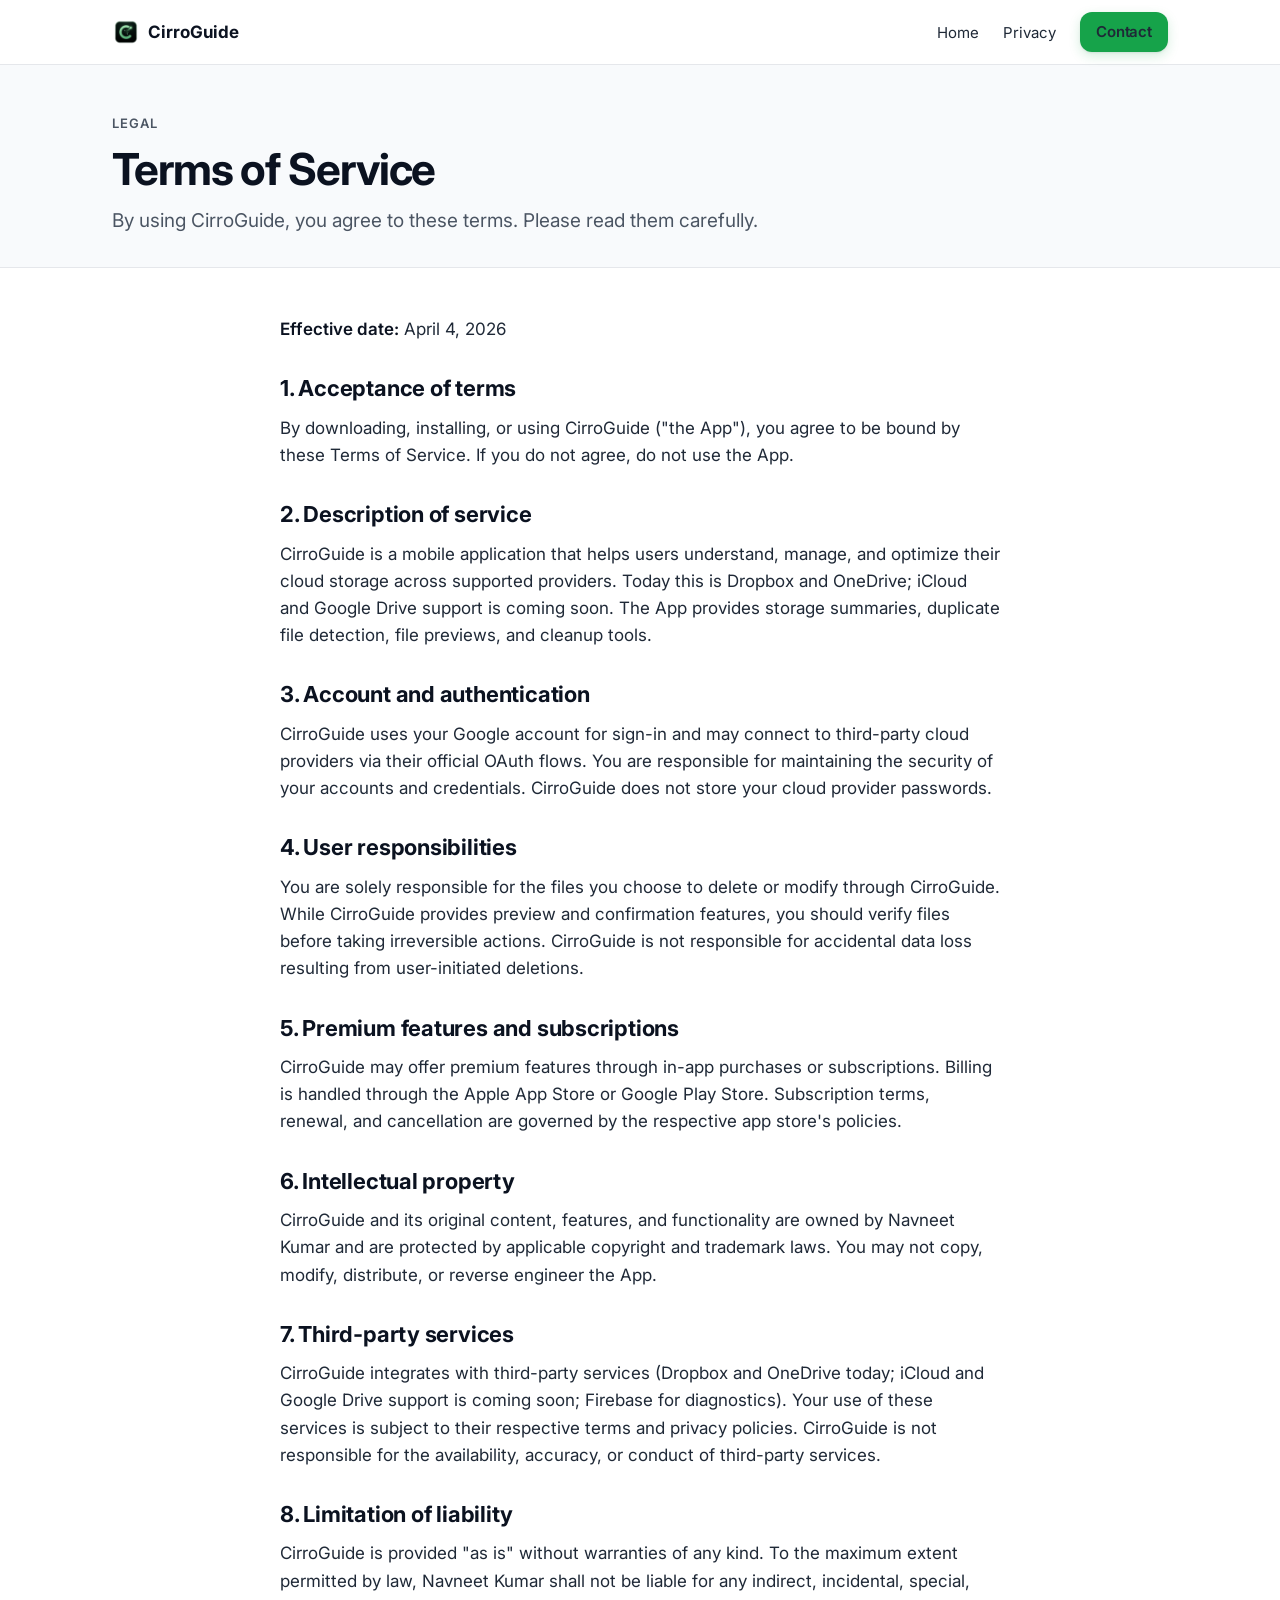
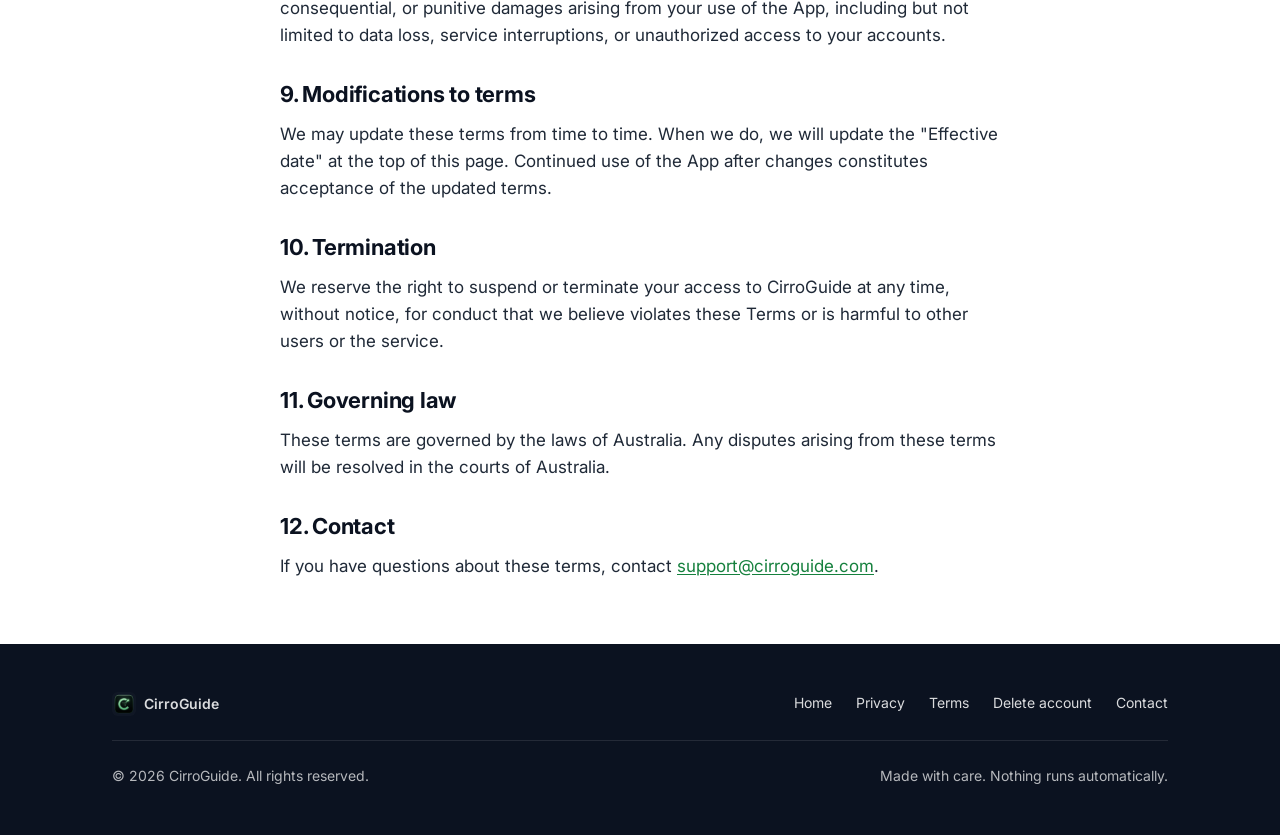
<file: terms.html>
<!DOCTYPE html>
<html lang="en">
  <head>
    <meta charset="UTF-8" />
    <meta name="viewport" content="width=device-width, initial-scale=1.0" />
    <title>Terms of Service — CirroGuide</title>
    <meta
      name="description"
      content="Terms of Service for CirroGuide — rules and guidelines for using the app."
    />
    <link rel="icon" type="image/png" href="./icon-512.png?v=2" />
    <link rel="apple-touch-icon" href="./apple-touch-icon.png?v=2" />
    <link rel="preconnect" href="https://fonts.googleapis.com" />
    <link rel="preconnect" href="https://fonts.gstatic.com" crossorigin />
    <link rel="stylesheet" href="https://fonts.googleapis.com/css2?family=Inter:wght@400;500;600;700&display=swap" />
    <link rel="stylesheet" href="./styles.css" />
  </head>
  <body>

    <header class="nav">
      <div class="container nav__inner">
        <a href="./" class="nav__brand" aria-label="CirroGuide home">
          <img src="./icon-512.png?v=2" alt="" />
          CirroGuide
        </a>
        <nav aria-label="Primary">
          <ul class="nav__links">
            <li><a href="./" class="hide-mobile">Home</a></li>
            <li><a href="./privacy.html" class="hide-mobile">Privacy</a></li>
            <li><a href="mailto:support@cirroguide.com" class="btn btn--primary nav__cta">Contact</a></li>
          </ul>
        </nav>
      </div>
    </header>

    <main>
      <section class="legal-hero">
        <div class="container">
          <div class="eyebrow">Legal</div>
          <h1>Terms of Service</h1>
          <p class="lede">
            By using CirroGuide, you agree to these terms. Please read them carefully.
          </p>
        </div>
      </section>

      <section class="container"><div class="prose">
        <p><strong>Effective date:</strong> April 4, 2026</p>

        <h2>1. Acceptance of terms</h2>
        <p>
          By downloading, installing, or using CirroGuide ("the App"), you agree
          to be bound by these Terms of Service. If you do not agree, do not use
          the App.
        </p>

        <h2>2. Description of service</h2>
        <p>
          CirroGuide is a mobile application that helps users understand, manage,
          and optimize their cloud storage across supported providers. Today this is Dropbox and OneDrive; iCloud and Google Drive support is coming soon. The App provides storage summaries,
          duplicate file detection, file previews, and cleanup tools.
        </p>

        <h2>3. Account and authentication</h2>
        <p>
          CirroGuide uses your Google account for sign-in and may connect to
          third-party cloud providers via their official OAuth flows. You are
          responsible for maintaining the security of your accounts and
          credentials. CirroGuide does not store your cloud provider passwords.
        </p>

        <h2>4. User responsibilities</h2>
        <p>
          You are solely responsible for the files you choose to delete or modify
          through CirroGuide. While CirroGuide provides preview and confirmation
          features, you should verify files before taking irreversible actions.
          CirroGuide is not responsible for accidental data loss resulting from
          user-initiated deletions.
        </p>

        <h2>5. Premium features and subscriptions</h2>
        <p>
          CirroGuide may offer premium features through in-app purchases or
          subscriptions. Billing is handled through the Apple App Store or Google
          Play Store. Subscription terms, renewal, and cancellation are governed
          by the respective app store's policies.
        </p>

        <h2>6. Intellectual property</h2>
        <p>
          CirroGuide and its original content, features, and functionality are
          owned by Navneet Kumar and are protected by applicable copyright and
          trademark laws. You may not copy, modify, distribute, or reverse
          engineer the App.
        </p>

        <h2>7. Third-party services</h2>
        <p>
          CirroGuide integrates with third-party services (Dropbox and OneDrive today; iCloud and Google Drive support is coming soon; Firebase for diagnostics). Your use of these services is subject to their
          respective terms and privacy policies. CirroGuide is not responsible
          for the availability, accuracy, or conduct of third-party services.
        </p>

        <h2>8. Limitation of liability</h2>
        <p>
          CirroGuide is provided "as is" without warranties of any kind. To the
          maximum extent permitted by law, Navneet Kumar shall not be liable for
          any indirect, incidental, special, consequential, or punitive damages
          arising from your use of the App, including but not limited to data
          loss, service interruptions, or unauthorized access to your accounts.
        </p>

        <h2>9. Modifications to terms</h2>
        <p>
          We may update these terms from time to time. When we do, we will
          update the "Effective date" at the top of this page. Continued use of
          the App after changes constitutes acceptance of the updated terms.
        </p>

        <h2>10. Termination</h2>
        <p>
          We reserve the right to suspend or terminate your access to CirroGuide
          at any time, without notice, for conduct that we believe violates
          these Terms or is harmful to other users or the service.
        </p>

        <h2>11. Governing law</h2>
        <p>
          These terms are governed by the laws of Australia. Any disputes arising
          from these terms will be resolved in the courts of Australia.
        </p>

        <h2>12. Contact</h2>
        <p>
          If you have questions about these terms, contact
          <a href="mailto:support@cirroguide.com">support@cirroguide.com</a>.
        </p>
      </div></section>
    </main>

    <footer class="footer">
      <div class="container">
        <div class="footer__top">
          <a href="./" class="footer__brand">
            <img src="./icon-512.png?v=2" alt="" />
            CirroGuide
          </a>
          <ul class="footer__links">
            <li><a href="./">Home</a></li>
            <li><a href="./privacy.html">Privacy</a></li>
            <li><a href="./terms.html">Terms</a></li>
            <li><a href="./delete-account.html">Delete account</a></li>
            <li><a href="mailto:support@cirroguide.com">Contact</a></li>
          </ul>
        </div>
        <div class="footer__bottom">
          <span>&copy; 2026 CirroGuide. All rights reserved.</span>
          <span>Made with care. Nothing runs automatically.</span>
        </div>
      </div>
    </footer>

  </body>
</html>
</file>
<file: styles.css>
/* =========================================================
   CirroGuide — landing page
   Design system locked in Phase 4 (Track A).
   ========================================================= */

/* ---------- 1. Tokens ---------- */
:root {
  /* Color */
  --ink-900:   #0B1220;
  --ink-700:   #1F2937;
  --ink-500:   #4B5563;
  --ink-400:   #6B7280;
  --ink-300:   #9CA3AF;
  --line:      #E5E7EB;
  --paper:     #FFFFFF;
  --paper-tint:#F8FAFC;
  --green-600: #16A34A;
  --green-700: #15803D;
  --green-50:  #F0FDF4;
  --red-500:   #DC2626;
  --red-50:    #FEF2F2;

  /* Spacing scale (8px base) */
  --s-1: 4px;
  --s-2: 8px;
  --s-3: 12px;
  --s-4: 16px;
  --s-6: 24px;
  --s-8: 32px;
  --s-12: 48px;
  --s-16: 64px;
  --s-24: 96px;
  --s-32: 128px;
  --s-40: 160px;

  /* Containers */
  --container: 1120px;
  --container-read: 720px;
  --container-hero: 560px;

  /* Type scale */
  --fs-eyebrow: 13px;
  --fs-body:    17px;
  --fs-lede:    19px;
  --fs-h3:      22px;
  --fs-h2:      32px;
  --fs-h1:      56px;
  --lh-tight:   1.1;
  --lh-snug:    1.25;
  --lh-normal:  1.55;

  /* Radius / shadow / motion */
  --radius-sm: 8px;
  --radius:    12px;
  --radius-lg: 20px;
  --shadow-card:  0 1px 2px rgba(11,18,32,.04), 0 8px 24px rgba(11,18,32,.06);
  --shadow-phone: 0 24px 64px rgba(11,18,32,.18), 0 4px 12px rgba(11,18,32,.08);
  --motion: 200ms cubic-bezier(.2,.7,.2,1);
}

/* ---------- 2. Reset & base ---------- */
*,*::before,*::after { box-sizing: border-box; }
html { -webkit-text-size-adjust: 100%; scroll-behavior: smooth; }
body {
  margin: 0;
  font-family: 'Inter', -apple-system, BlinkMacSystemFont, 'Segoe UI', Roboto, system-ui, sans-serif;
  font-size: var(--fs-body);
  line-height: var(--lh-normal);
  color: var(--ink-700);
  background: var(--paper);
  -webkit-font-smoothing: antialiased;
  -moz-osx-font-smoothing: grayscale;
  text-rendering: optimizeLegibility;
}
img, svg { max-width: 100%; display: block; }
a { color: var(--ink-900); text-decoration: none; }
a:hover { color: var(--green-700); }
button { font: inherit; cursor: pointer; border: 0; background: transparent; }

h1, h2, h3, h4 {
  color: var(--ink-900);
  margin: 0 0 var(--s-4);
  letter-spacing: -0.01em;
}
h1 { font-size: clamp(40px, 6vw, var(--fs-h1)); line-height: var(--lh-tight); letter-spacing: -0.025em; font-weight: 700; }
h2 { font-size: clamp(26px, 3.6vw, var(--fs-h2)); line-height: var(--lh-snug); font-weight: 700; }
h3 { font-size: var(--fs-h3); line-height: var(--lh-snug); font-weight: 600; }
p  { margin: 0 0 var(--s-4); }

.eyebrow {
  font-size: var(--fs-eyebrow);
  font-weight: 600;
  letter-spacing: 0.08em;
  text-transform: uppercase;
  color: var(--ink-500);
  margin-bottom: var(--s-3);
}

/* ---------- 3. Layout primitives ---------- */
.container {
  width: 100%;
  max-width: var(--container);
  margin: 0 auto;
  padding: 0 var(--s-6);
}
@media (min-width: 768px) { .container { padding: 0 var(--s-8); } }

.section { padding: var(--s-16) 0; }
@media (min-width: 768px) { .section { padding: var(--s-24) 0; } }

.section--tight { padding: var(--s-12) 0; }
.section--dark  { background: var(--ink-900); color: #fff; }
.section--dark h2, .section--dark h3 { color: #fff; }
.section--tint  { background: var(--paper-tint); }

.read { max-width: var(--container-read); }
.lede { font-size: var(--fs-lede); color: var(--ink-500); }

/* ---------- 4. Buttons ---------- */
.btn {
  display: inline-flex;
  align-items: center;
  justify-content: center;
  gap: var(--s-2);
  height: 52px;
  padding: 0 var(--s-6);
  border-radius: var(--radius);
  font-weight: 600;
  font-size: 16px;
  letter-spacing: -0.01em;
  transition: transform var(--motion), background var(--motion), box-shadow var(--motion);
  white-space: nowrap;
}
.btn:active { transform: translateY(1px); }
.btn--primary {
  background: var(--green-600);
  color: #fff;
  box-shadow: 0 1px 2px rgba(11,18,32,.08), 0 4px 12px rgba(22,163,74,.18);
}
.btn--primary:hover { background: var(--green-700); color: #fff; }
.btn--ghost {
  background: transparent;
  color: var(--ink-900);
  border: 1px solid var(--line);
}
.btn--ghost:hover { background: var(--paper-tint); }
.section--dark .btn--ghost { color: #fff; border-color: rgba(255,255,255,.25); }
.section--dark .btn--ghost:hover { background: rgba(255,255,255,.06); }

/* ---------- 5. Nav ---------- */
.nav {
  position: sticky;
  top: 0;
  z-index: 50;
  background: rgba(255,255,255,0.85);
  backdrop-filter: saturate(140%) blur(10px);
  -webkit-backdrop-filter: saturate(140%) blur(10px);
  border-bottom: 1px solid var(--line);
}
.nav__inner {
  height: 64px;
  display: flex;
  align-items: center;
  justify-content: space-between;
  gap: var(--s-6);
}
.nav__brand {
  display: flex;
  align-items: center;
  gap: var(--s-2);
  font-weight: 700;
  font-size: 17px;
  color: var(--ink-900);
}
.nav__brand img { width: 28px; height: 28px; border-radius: 8px; }
.nav__links { display: flex; align-items: center; gap: var(--s-6); list-style: none; margin: 0; padding: 0; }
.nav__links a { font-size: 15px; color: var(--ink-700); }
.nav__links a:hover { color: var(--ink-900); }
.nav__cta { height: 40px; padding: 0 var(--s-4); font-size: 14px; }
@media (max-width: 720px) {
  .nav__links .hide-mobile { display: none; }
}

/* ---------- 6. Hero (§1) ---------- */
.hero { padding-top: var(--s-12); padding-bottom: var(--s-12); }
@media (min-width: 768px) { .hero { padding-top: var(--s-16); padding-bottom: var(--s-16); } }
.hero__grid {
  display: grid;
  grid-template-columns: 1fr;
  gap: var(--s-12);
  align-items: center;
}
@media (min-width: 960px) {
  .hero__grid { grid-template-columns: minmax(0, 1fr) minmax(0, 1fr); gap: var(--s-16); }
}
.hero__copy { max-width: var(--container-hero); }
.hero h1 { margin-bottom: var(--s-4); }
.hero__sub { font-size: var(--fs-lede); color: var(--ink-500); margin-bottom: var(--s-8); }
.hero__cta { display: flex; flex-wrap: wrap; gap: var(--s-3); margin-bottom: var(--s-4); }
.hero__micro { font-size: 14px; color: var(--ink-400); }

/* Phone frame stack */
.phones {
  display: grid;
  grid-template-columns: 1fr 1fr 1fr;
  gap: var(--s-4);
  align-items: end;
}
.phone {
  border-radius: 28px;
  overflow: hidden;
  background: #000;
  box-shadow: var(--shadow-phone);
  border: 1px solid rgba(11,18,32,.12);
  aspect-ratio: 9 / 19.5;
}
.phone img { width: 100%; height: 100%; object-fit: cover; }
.phone--lift  { transform: translateY(-16px); }
.phone--lift2 { transform: translateY(-32px); }
@media (max-width: 640px) {
  .phones { grid-template-columns: 1fr; gap: var(--s-6); max-width: 280px; margin: 0 auto; }
  .phone--lift, .phone--lift2 { transform: none; }
}

/* OnePlace phone (desktop default) */
.oneplace__phone { max-width: 360px; margin: 0 auto; }

/* ---------- 7. Problem mirror (§2) ---------- */
.problem ul {
  list-style: none;
  padding: 0;
  margin: var(--s-6) 0 0;
  display: grid;
  gap: var(--s-3);
}
.problem li {
  display: flex;
  gap: var(--s-3);
  font-size: var(--fs-lede);
  color: var(--ink-700);
  align-items: flex-start;
}
.problem li::before {
  content: "—";
  color: var(--ink-300);
  flex-shrink: 0;
  font-weight: 600;
}

/* ---------- 8. Promise dark band (§3) ---------- */
.promise__grid {
  display: grid;
  grid-template-columns: 1fr;
  gap: var(--s-12);
  align-items: center;
}
@media (min-width: 960px) {
  .promise__grid { grid-template-columns: minmax(0,1fr) minmax(0,1fr); gap: var(--s-16); }
}
.promise h2 { font-size: clamp(28px, 4vw, 40px); }
.promise .accent { color: #34D399; }
.promise__list { list-style: none; padding: 0; margin: var(--s-6) 0 0; display: grid; gap: var(--s-3); }
.promise__list li { color: rgba(255,255,255,.85); display: flex; gap: var(--s-3); }
.promise__list li::before {
  content: "✓";
  color: #34D399;
  font-weight: 700;
  flex-shrink: 0;
}

/* ---------- 9. How it works (§4) ---------- */
.steps {
  display: grid;
  grid-template-columns: 1fr;
  gap: var(--s-6);
  margin-top: var(--s-8);
}
@media (min-width: 768px) { .steps { grid-template-columns: repeat(3, 1fr); } }
.step {
  background: var(--paper);
  border: 1px solid var(--line);
  border-radius: var(--radius);
  padding: var(--s-6);
}
.step__num {
  font-size: 13px;
  font-weight: 700;
  color: var(--green-600);
  letter-spacing: 0.08em;
  margin-bottom: var(--s-2);
}
.step h3 { margin-bottom: var(--s-2); }
.step p { color: var(--ink-500); margin: 0; }

/* ---------- 10. Feature cards (§5) ---------- */
.features {
  display: grid;
  grid-template-columns: 1fr;
  gap: var(--s-4);
  margin-top: var(--s-8);
}
@media (min-width: 720px) { .features { grid-template-columns: repeat(2, 1fr); } }
@media (min-width: 1000px){ .features { grid-template-columns: repeat(3, 1fr); } }
.feature {
  background: var(--paper);
  border: 1px solid var(--line);
  border-radius: var(--radius);
  padding: var(--s-6);
  display: flex;
  flex-direction: column;
  gap: var(--s-3);
}
.feature__icon {
  width: 36px; height: 36px;
  display: inline-flex; align-items: center; justify-content: center;
  background: var(--green-50); color: var(--green-700);
  border-radius: var(--radius-sm);
  font-size: 18px;
}
.feature h3 { margin: 0; font-size: 18px; }
.feature p { margin: 0; color: var(--ink-500); font-size: 15px; }

/* ---------- 11. One place (§6) ---------- */
.oneplace__grid {
  display: grid; grid-template-columns: 1fr; gap: var(--s-12); align-items: center;
}
@media (min-width: 960px) { .oneplace__grid { grid-template-columns: minmax(0,1fr) minmax(0,1fr); } }
.providers { list-style: none; padding: 0; margin: var(--s-6) 0 0; display: flex; gap: var(--s-3); flex-wrap: wrap; }
.providers li {
  display: inline-flex; align-items: center; gap: var(--s-2);
  padding: var(--s-2) var(--s-4);
  background: var(--paper);
  border: 1px solid var(--line);
  border-radius: 999px;
  font-size: 14px;
  color: var(--ink-700);
  font-weight: 500;
}

/* ---------- 12. Before / After (§6.5) ---------- */
.compare {
  display: grid;
  grid-template-columns: 1fr;
  gap: var(--s-6);
  margin-top: var(--s-8);
}
@media (min-width: 720px) { .compare { grid-template-columns: 1fr 1fr; gap: var(--s-8); } }
.compare__card {
  background: var(--paper);
  border: 1px solid var(--line);
  border-radius: var(--radius);
  padding: var(--s-6);
  text-align: center;
}
.compare__card--before { border-color: #FECACA; background: #FFF8F8; }
.compare__card--after  { border-color: #BBF7D0; background: #F0FDF4; }
.compare__label {
  font-size: 13px; font-weight: 700; letter-spacing: 0.08em; text-transform: uppercase;
  color: var(--ink-500); margin-bottom: var(--s-2);
}
.compare__big { font-size: clamp(36px, 6vw, 56px); font-weight: 700; line-height: 1; letter-spacing: -0.02em; color: var(--ink-900); margin-bottom: var(--s-2); }
.compare__card--after .compare__big { color: var(--green-700); }
.compare__card p { margin: 0; color: var(--ink-500); font-size: 15px; }

/* ---------- 13. Won't do (§7) ---------- */
.wontdo {
  display: grid;
  grid-template-columns: 1fr;
  gap: var(--s-3);
  margin-top: var(--s-8);
  max-width: var(--container-read);
}
.wontdo__row {
  display: grid;
  grid-template-columns: auto 1fr;
  gap: var(--s-3);
  align-items: flex-start;
  padding: var(--s-3) 0;
  border-bottom: 1px solid var(--line);
  font-size: var(--fs-lede);
}
.wontdo__row:last-child { border-bottom: 0; }
.wontdo__mark {
  width: 24px; height: 24px;
  display: inline-flex; align-items: center; justify-content: center;
  border-radius: 999px;
  font-size: 14px; font-weight: 700;
  flex-shrink: 0;
  margin-top: 2px;
}
.wontdo__mark--check { background: var(--green-50); color: var(--green-700); }
.wontdo__mark--cross { background: var(--red-50);   color: var(--red-500); }
.wontdo__row strong { color: var(--ink-900); }

.reinforce {
  margin-top: var(--s-8);
  padding: var(--s-6);
  border-left: 3px solid var(--green-600);
  background: var(--green-50);
  border-radius: var(--radius-sm);
  font-size: var(--fs-lede);
  color: var(--ink-700);
  max-width: var(--container-read);
}

/* ---------- 14. FAQ (§8) ---------- */
.faq { margin-top: var(--s-8); max-width: var(--container-read); }
.faq details {
  border-bottom: 1px solid var(--line);
  padding: var(--s-4) 0;
}
.faq summary {
  cursor: pointer;
  font-weight: 600;
  font-size: 18px;
  color: var(--ink-900);
  list-style: none;
  display: flex;
  justify-content: space-between;
  gap: var(--s-4);
  align-items: flex-start;
}
.faq summary::-webkit-details-marker { display: none; }
.faq summary::after {
  content: "+";
  font-size: 22px;
  font-weight: 400;
  color: var(--ink-400);
  transition: transform var(--motion);
}
.faq details[open] summary::after { content: "–"; }
.faq summary:focus-visible { outline: 2px solid var(--green-600); outline-offset: 2px; border-radius: 4px; }
.faq__answer { padding-top: var(--s-3); color: var(--ink-500); }
.faq__answer p { margin: 0 0 var(--s-2); }
.faq__answer p:last-child { margin: 0; }

/* ---------- 15. Final CTA ---------- */
.finalcta {
  text-align: center;
  padding: var(--s-16) 0;
}
.finalcta h2 { font-size: clamp(28px, 4vw, 42px); }
.finalcta__buttons { display: flex; flex-wrap: wrap; gap: var(--s-3); justify-content: center; margin: var(--s-6) 0 var(--s-4); }
.finalcta__micro { font-size: 14px; color: var(--ink-400); }

/* ---------- 16. Footer ---------- */
.footer {
  background: var(--ink-900);
  color: rgba(255,255,255,.7);
  padding: var(--s-12) 0;
  font-size: 14px;
}
.footer a { color: rgba(255,255,255,.85); }
.footer a:hover { color: #fff; }
.footer__top {
  display: flex; flex-wrap: wrap; justify-content: space-between; gap: var(--s-6);
  margin-bottom: var(--s-6); padding-bottom: var(--s-6);
  border-bottom: 1px solid rgba(255,255,255,.1);
}
.footer__brand { display: flex; align-items: center; gap: var(--s-2); color: #fff; font-weight: 600; }
.footer__brand img { width: 24px; height: 24px; border-radius: 6px; }
.footer__links { display: flex; flex-wrap: wrap; gap: var(--s-6); list-style: none; margin: 0; padding: 0; }
.footer__bottom { display: flex; flex-wrap: wrap; justify-content: space-between; gap: var(--s-3); }

/* ---------- 17. Motion (respect reduced motion) ---------- */
.fade-in { opacity: 0; transform: translateY(8px); transition: opacity var(--motion), transform var(--motion); }
.fade-in.in { opacity: 1; transform: none; }
@media (prefers-reduced-motion: reduce) {
  *, *::before, *::after { animation: none !important; transition: none !important; }
  html { scroll-behavior: auto; }
  .fade-in { opacity: 1; transform: none; }
}

/* ---------- 18. A11y helpers ---------- */
.sr-only {
  position: absolute; width: 1px; height: 1px; padding: 0; margin: -1px;
  overflow: hidden; clip: rect(0,0,0,0); white-space: nowrap; border: 0;
}
:focus-visible { outline: 2px solid var(--green-600); outline-offset: 2px; }

/* ---------- 19. Move + Organize (§6.6) ---------- */
.morethan { background: var(--paper); }

.morethan__grid {
  display: grid;
  grid-template-columns: 1fr;
  gap: var(--s-6);
  margin-top: var(--s-10);
}
@media (min-width: 880px) { .morethan__grid { grid-template-columns: 1fr 1fr; gap: var(--s-8); } }

.morethan__card {
  display: grid;
  grid-template-columns: auto 1fr;
  gap: var(--s-6);
  align-items: center;
  background: var(--paper);
  border: 1px solid var(--line);
  border-radius: var(--radius-lg);
  padding: var(--s-8);
  box-shadow: none;
  transition: border-color var(--motion);
}
.morethan__card:hover { border-color: rgba(11,18,32,.18); }

.morethan__phone {
  width: 96px;
  aspect-ratio: 9 / 19.5;
  border-radius: 14px;
  overflow: hidden;
  background: #000;
  border: 1px solid rgba(11,18,32,.10);
  flex-shrink: 0;
}
.morethan__phone img { width: 100%; height: 100%; object-fit: cover; display: block; }

.morethan__body { min-width: 0; }
.morethan__body h3 {
  font-size: 20px;
  margin: 0 0 var(--s-2);
  letter-spacing: -0.01em;
  line-height: 1.3;
}
.morethan__body p {
  margin: 0;
  color: var(--ink-500);
  font-size: 15px;
  line-height: 1.6;
}
.morethan__body .muted {
  color: var(--ink-400);
  font-style: normal;
  font-weight: 500;
}

@media (max-width: 540px) {
  .morethan__card { padding: var(--s-6); gap: var(--s-4); }
  .morethan__phone { width: 80px; }
  .morethan__body h3 { font-size: 18px; }
}

/* ---------- 20. Legal / prose pages ---------- */
.legal-hero {
  padding: var(--s-12) 0 var(--s-8);
  border-bottom: 1px solid var(--line);
  background: var(--paper-tint);
}
.legal-hero h1 { font-size: clamp(32px, 4.5vw, 44px); margin-bottom: var(--s-3); }
.legal-hero .lede { color: var(--ink-500); margin: 0; max-width: var(--container-read); }

.prose {
  max-width: var(--container-read);
  margin: 0 auto;
  padding: var(--s-12) 0;
  font-size: var(--fs-body);
  color: var(--ink-700);
  line-height: 1.6;
}
.prose h2 {
  font-size: 22px;
  margin-top: var(--s-8);
  margin-bottom: var(--s-3);
  color: var(--ink-900);
}
.prose h2:first-child { margin-top: 0; }
.prose p { margin: 0 0 var(--s-4); }
.prose ul, .prose ol { margin: 0 0 var(--s-4); padding-left: var(--s-6); }
.prose li { margin-bottom: var(--s-2); }
.prose a { color: var(--green-700); text-decoration: underline; text-underline-offset: 2px; }
.prose a:hover { color: var(--green-600); }
.prose strong { color: var(--ink-900); font-weight: 600; }

/* ---------- 21. Mobile-first refinements (≤640px) ---------- */
/* Tailwind-equivalent comments shown beside each rule for mapping. */

/* Sticky bottom CTA (mobile only) ~ Tailwind: fixed bottom-4 inset-x-4 h-12 rounded-full bg-emerald-600 text-white shadow-lg z-50 hidden md:hidden */
.sticky-cta {
  display: none;
  position: fixed;
  left: 16px;
  right: 16px;
  bottom: 16px;
  height: 52px;                       /* min 48px tap target ~ h-12+ */
  border-radius: 999px;
  background: var(--green-600);
  color: #fff;
  font-weight: 600;
  font-size: 16px;
  align-items: center;
  justify-content: center;
  text-decoration: none;
  box-shadow: 0 8px 24px rgba(11,18,32,.18), 0 2px 6px rgba(11,18,32,.08);
  z-index: 50;
  padding: 0 var(--s-6);
}
.sticky-cta:hover { background: var(--green-700); color: #fff; }

@media (max-width: 640px) {
  /* Show sticky CTA, leave bottom space so footer isn't covered ~ pb-24 on body */
  .sticky-cta { display: inline-flex; }
  body { padding-bottom: 88px; }

  /* Container narrower + tighter side padding ~ max-w-[640px] px-4 */
  .container { padding: 0 var(--s-4); max-width: 640px; }

  /* Section vertical rhythm ~ py-12 (was py-16) */
  .section { padding: var(--s-12) 0; }
  .finalcta { padding: var(--s-12) 0; }
  .footer { padding: var(--s-8) 0; }

  /* Type scale tightened ~ text-3xl, leading-tight */
  h1 { font-size: clamp(32px, 9vw, 40px); }
  h2 { font-size: clamp(24px, 6.5vw, 30px); }
  .lede, .hero__sub { font-size: 16px; }

  /* HERO: single column, text → CTA → ONE phone, reduced height */
  .hero { padding-top: var(--s-8); padding-bottom: var(--s-8); }
  .hero__grid { gap: var(--s-6); }                    /* ~ gap-6 */
  .hero__cta { flex-direction: column; gap: var(--s-2); }
  .hero__cta .btn { width: 100%; }                    /* ~ w-full */
  .btn { height: 48px; }                              /* ~ h-12 */

  /* HERO phones: horizontal scroll-snap carousel on mobile.
     Constrain by HEIGHT (not width) so phones stay portrait and short. */
  .phones {
    display: flex;
    grid-template-columns: none;
    gap: var(--s-3);
    max-width: none;
    width: auto;
    margin: 0 calc(var(--s-4) * -1);     /* bleed to viewport edges */
    padding: var(--s-2) var(--s-4) var(--s-4);
    overflow-x: auto;
    scroll-snap-type: x mandatory;
    scroll-padding-left: var(--s-4);
    -webkit-overflow-scrolling: touch;
    scrollbar-width: none;
    align-items: stretch;
  }
  .phones::-webkit-scrollbar { display: none; }
  .phone {
    flex: 0 0 auto;
    width: auto;
    height: 260px;                       /* fixed mobile height */
    max-height: 260px;
    aspect-ratio: 9 / 19.5;              /* width derives from height ≈ 120px */
    scroll-snap-align: center;
  }
  .phone--lift, .phone--lift2 { transform: none; }
  /* Phantom spacer so last phone can scroll fully into view + center */
  .phones::after {
    content: "";
    flex: 0 0 var(--s-4);
  }

  /* §6 OnePlace large image: supportive, not hero */
  .oneplace__phone {
    max-width: none;
    width: auto;
    height: 180px;                       /* was 220px — further reduced */
    max-height: 180px;
    aspect-ratio: 9 / 19.5;
    margin: var(--s-4) auto 0;
    border-radius: 16px;
  }

  /* Hide third hero phone on mobile — 2 is enough */
  .phone--mobile-hide { display: none; }

  /* Nav: hide ghost CTA height bump, keep brand + primary CTA */
  .nav__cta { height: 36px; padding: 0 var(--s-3); font-size: 13px; }

  /* Generic CARD spacing ~ p-4 rounded-xl */
  .step, .feature, .compare__card, .morethan__card,
  .oneplace__panel, .reinforce {
    padding: var(--s-4);
  }

  /* §3 Promise: tighter dark band */
  .promise__grid { gap: var(--s-6); }
  .promise__list { margin-top: var(--s-4); }

  /* §4 Steps: vertical, tight */
  .steps { gap: var(--s-3); margin-top: var(--s-6); }

  /* §5 Features grid: 2-per-row on phones (was 1-col on small screens) */
  .features { grid-template-columns: repeat(2, 1fr); gap: var(--s-3); margin-top: var(--s-6); }
  .feature { padding: var(--s-4); gap: var(--s-2); }
  .feature h3 { font-size: 15px; }
  .feature p  { font-size: 13px; line-height: 1.45; }
  .feature__icon { width: 32px; height: 32px; }

  /* §6.5 Before/After: stack vertically (already 1-col here, just reduce padding) */
  .compare { gap: var(--s-3); margin-top: var(--s-6); }
  .compare__big { font-size: 40px; }

  /* §6.6 Move + Organize: image ABOVE text, smaller */
  .morethan__grid { gap: var(--s-4); margin-top: var(--s-6); }
  .morethan__card {
    grid-template-columns: 1fr;       /* stack */
    gap: var(--s-3);
    padding: var(--s-4);
    text-align: left;
  }
  .morethan__phone {
    width: 64px;                      /* small, supportive */
    border-radius: 10px;
  }
  .morethan__body h3 { font-size: 17px; }
  .morethan__body p  { font-size: 14px; line-height: 1.5; }

  /* §7 Won't-do: tighter rows */
  .wontdo__row { padding: var(--s-3) 0; gap: var(--s-2); }
  .reinforce { margin-top: var(--s-6); padding: var(--s-4); }

  /* §8 FAQ: bigger tap targets, tighter spacing */
  .faq { margin-top: var(--s-6); }
  .faq details { padding: var(--s-3) 0; }
  .faq summary {
    min-height: 48px;                 /* ~ h-12 tap target */
    padding: var(--s-2) 0;
    font-size: 16px;
  }
  .faq__answer { padding-top: var(--s-2); font-size: 15px; }

  /* §9 Final CTA: full-width buttons, stacked */
  .finalcta__buttons { flex-direction: column; gap: var(--s-2); margin: var(--s-4) 0 var(--s-3); }
  .finalcta__buttons .btn { width: 100%; }

  /* Footer compact */
  .footer__top { gap: var(--s-4); margin-bottom: var(--s-4); padding-bottom: var(--s-4); }
  .footer__links { gap: var(--s-3); font-size: 14px; }
  .footer__bottom { font-size: 13px; }
}

/* Hide sticky CTA when user reaches the actual download section / final CTA region.
   Pure CSS fallback isn't easily possible; keep simple — desktop never shows it. */
@media (min-width: 641px) {
  .sticky-cta { display: none !important; }
}

.providers .soon {
  margin-left: 6px;
  padding: 2px 8px;
  border-radius: 999px;
  background: var(--line);
  color: var(--ink-700);
  font-size: 11px;
  font-weight: 600;
  letter-spacing: 0.02em;
  text-transform: uppercase;
}
</file>
